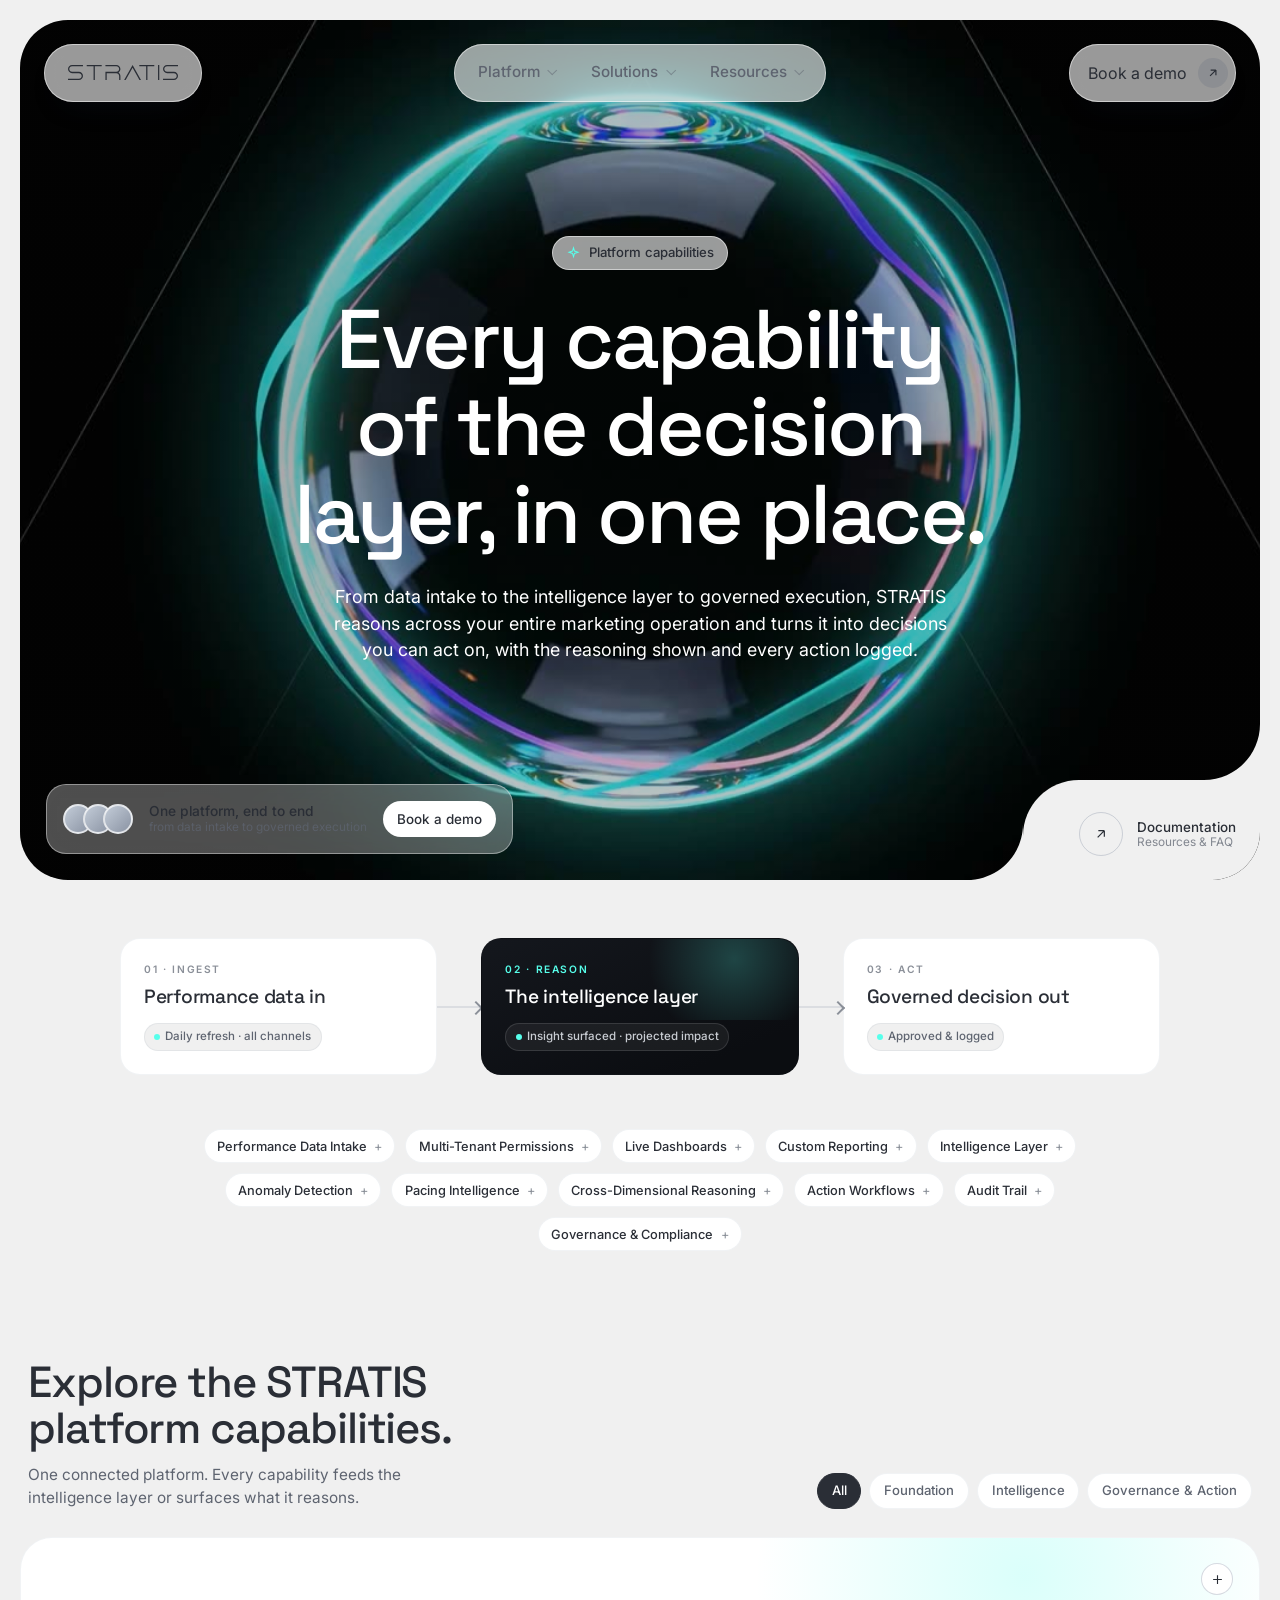
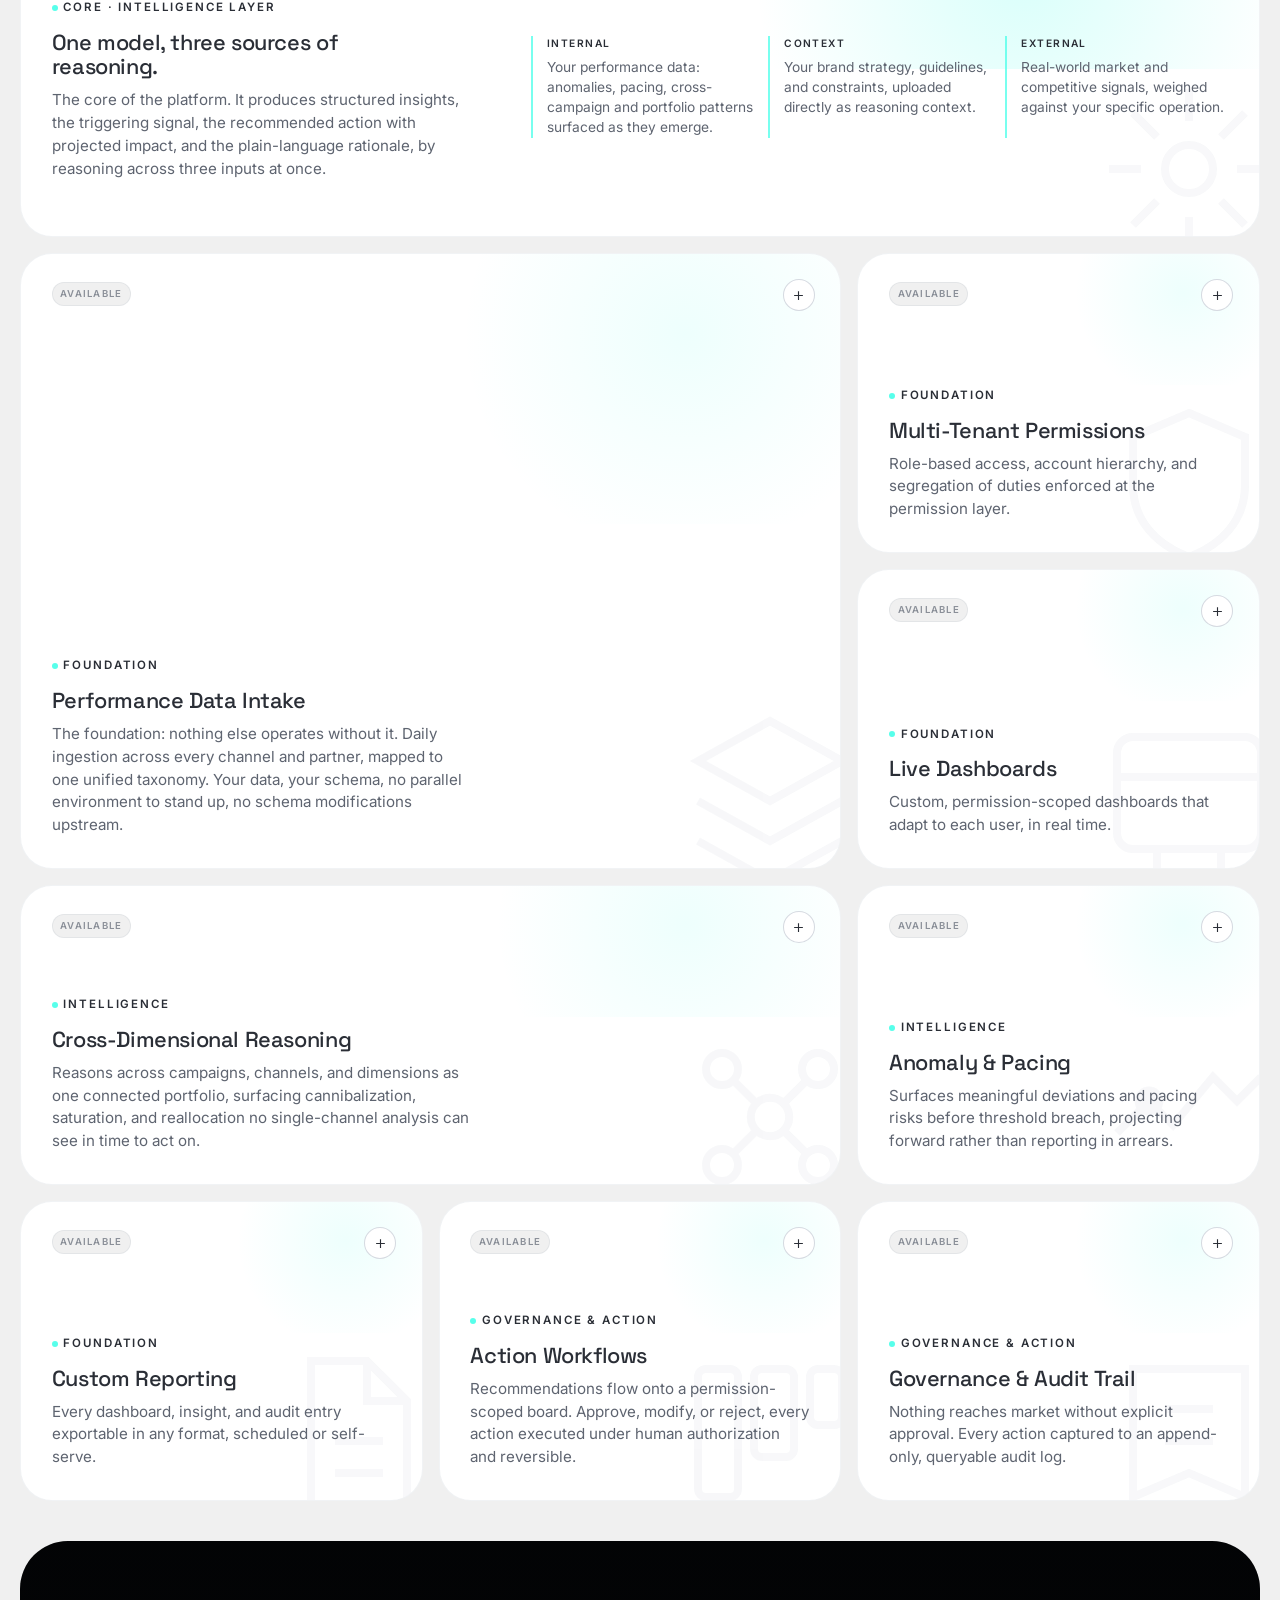
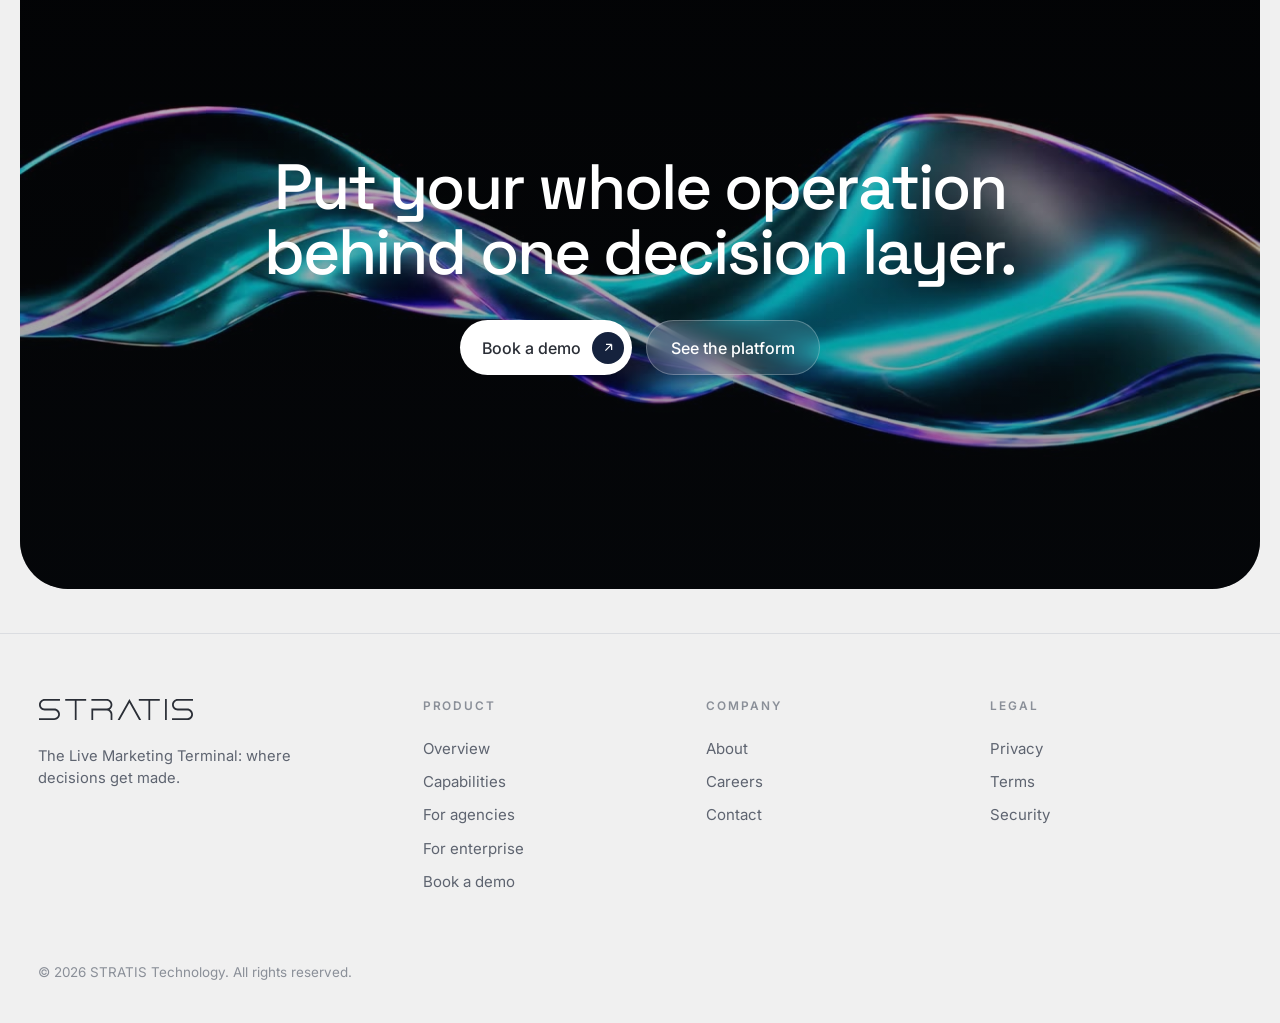
<file: capabilities.html>
<!DOCTYPE html>
<html lang="en">
<head>
<meta charset="UTF-8" />
<meta name="viewport" content="width=device-width, initial-scale=1.0" />
<title>STRATIS capabilities: the decision layer, end to end</title>
<meta name="description" content="Every capability of the STRATIS platform in one place: from data intake and live dashboards to the intelligence layer and governed execution." />
<link rel="icon" type="image/png" sizes="32x32" href="/favicon/favicon-32x32.png" />
<link rel="icon" type="image/png" sizes="16x16" href="/favicon/favicon-16x16.png" />
<link rel="shortcut icon" href="/favicon/favicon.ico" />
<link rel="apple-touch-icon" sizes="180x180" href="/favicon/apple-touch-icon.png" />
<link rel="manifest" href="/favicon/site.webmanifest" />
<link rel="preconnect" href="https://fonts.googleapis.com" />
<link rel="preconnect" href="https://fonts.gstatic.com" crossorigin />
<link href="https://fonts.googleapis.com/css2?family=Space+Grotesk:wght@400;500;600&family=Inter:wght@400;500;600&display=swap" rel="stylesheet" />
<link rel="stylesheet" href="css/home.css?v=3" />
<link rel="stylesheet" href="css/pages.css?v=3" />
</head>
<body>

<!-- ============ NAV (three floating glass pills) ============ -->
<header class="nav" id="nav">
  <div class="nav__row">
    <a href="index.html" class="navpill navpill--logo" aria-label="STRATIS home"><span class="logo"></span></a>
    <nav class="navpill navpill--menu" aria-label="Primary" id="navMenu">
      <div class="navitem"><button class="navlink" data-menu="platform" aria-expanded="false">Platform <span class="chev"></span></button></div>
      <div class="navitem"><button class="navlink" data-menu="solutions" aria-expanded="false">Solutions <span class="chev"></span></button></div>
      <div class="navitem"><button class="navlink" data-menu="resources" aria-expanded="false">Resources <span class="chev"></span></button></div>
    </nav>
    <a href="#" data-demo-open class="navpill navpill--cta">Book a demo
      <span class="pill"><svg width="14" height="14" viewBox="0 0 24 24" fill="none" stroke="currentColor" stroke-width="2"><path d="M7 17L17 7M17 7H8M17 7v9"/></svg></span>
    </a>
    <button class="nav__toggle navpill" id="navToggle" aria-label="Menu" aria-expanded="false"><span></span><span></span><span></span></button>

    <div class="megawrap" id="megawrap">
      <div class="mega" data-panel="platform">
        <div class="mega__inner mega__inner--feature">
          <a class="mega__feature" href="index.html#what">
            <span class="mega__feature-label">The Live Marketing Terminal</span>
            <span class="mega__feature-title">See the whole picture, reasoned as one →</span>
          </a>
          <div class="mega__links">
            <span class="mega__heading">Explore the platform</span>
            <div class="mega__grid">
              <a href="index.html#what"><svg class="ic" viewBox="0 0 24 24" fill="none" stroke="currentColor" stroke-width="1.6"><circle cx="12" cy="12" r="9"/><path d="M12 7v5l3 2"/></svg>What it does<span class="ar">→</span></a>
              <a href="capabilities.html"><svg class="ic" viewBox="0 0 24 24" fill="none" stroke="currentColor" stroke-width="1.6"><circle cx="7" cy="7" r="2.5"/><circle cx="17" cy="9" r="2"/><circle cx="11" cy="17" r="2"/><path d="M9 8l6 1M9 9l3 6"/></svg>Capabilities<span class="ar">→</span></a>
              <a href="index.html#flywheel"><svg class="ic" viewBox="0 0 24 24" fill="none" stroke="currentColor" stroke-width="1.6"><path d="M12 3l2.5 5 5.5.8-4 3.9 1 5.5L12 21l-5-2.8 1-5.5-4-3.9 5.5-.8z"/></svg>Why it's different<span class="ar">→</span></a>
              <a href="index.html#flywheel"><svg class="ic" viewBox="0 0 24 24" fill="none" stroke="currentColor" stroke-width="1.6"><circle cx="6" cy="12" r="2"/><circle cx="12" cy="12" r="2"/><circle cx="18" cy="12" r="2"/><path d="M8 12h2M14 12h2"/></svg>How it works<span class="ar">→</span></a>
              <a href="capabilities.html"><svg class="ic" viewBox="0 0 24 24" fill="none" stroke="currentColor" stroke-width="1.6"><path d="M12 3l7 3v6c0 4.5-3 7.5-7 9-4-1.5-7-4.5-7-9V6z"/></svg>Trust &amp; governance<span class="ar">→</span></a>
              <a href="faq.html"><svg class="ic" viewBox="0 0 24 24" fill="none" stroke="currentColor" stroke-width="1.6"><circle cx="12" cy="12" r="9"/><path d="M9.5 9.5a2.5 2.5 0 1 1 3 2.4V14"/><circle cx="12" cy="17" r="0.6" fill="currentColor"/></svg>FAQ<span class="ar">→</span></a>
            </div>
          </div>
        </div>
      </div>
      <div class="mega" data-panel="solutions">
        <div class="mega__inner mega__inner--cards">
          <span class="mega__heading">Solutions</span>
          <div class="mega__cards">
            <a class="mega__card" href="agencies.html">
              <svg class="ic" viewBox="0 0 24 24" fill="none" stroke="currentColor" stroke-width="1.5"><circle cx="8" cy="9" r="3"/><circle cx="17" cy="11" r="2.4"/><path d="M3 20c0-3 2.5-5 5-5s5 2 5 5M14 20c0-2 1.4-3.6 3-3.6s3 1.6 3 3.6"/></svg>
              <span class="mega__card-title">For agencies</span>
              <span class="mega__card-desc">Senior-grade reasoning on every account, without scaling headcount.</span>
            </a>
            <a class="mega__card" href="enterprise.html">
              <svg class="ic" viewBox="0 0 24 24" fill="none" stroke="currentColor" stroke-width="1.5"><rect x="4" y="4" width="7" height="7" rx="1.5"/><rect x="13" y="4" width="7" height="7" rx="1.5"/><rect x="4" y="13" width="7" height="7" rx="1.5"/><rect x="13" y="13" width="7" height="7" rx="1.5"/></svg>
              <span class="mega__card-title">For enterprise</span>
              <span class="mega__card-desc">Decision quality and defensibility at the scale of a major brand.</span>
            </a>
          </div>
        </div>
      </div>
      <div class="mega" data-panel="resources">
        <div class="mega__inner mega__inner--feature">
          <a class="mega__feature" href="index.html#flywheel">
            <span class="mega__feature-label">Resources</span>
            <span class="mega__feature-title">Common questions, answered →</span>
          </a>
          <div class="mega__links">
            <span class="mega__heading">Explore</span>
            <div class="mega__grid">
              <a href="faq.html"><svg class="ic" viewBox="0 0 24 24" fill="none" stroke="currentColor" stroke-width="1.6"><circle cx="12" cy="12" r="9"/><path d="M9.5 9.5a2.5 2.5 0 1 1 3 2.4V14"/><circle cx="12" cy="17" r="0.6" fill="currentColor"/></svg>FAQ<span class="ar">→</span></a>
              <a href="capabilities.html"><svg class="ic" viewBox="0 0 24 24" fill="none" stroke="currentColor" stroke-width="1.6"><rect x="5" y="10" width="14" height="10" rx="2"/><path d="M8 10V7a4 4 0 0 1 8 0v3"/></svg>Security &amp; trust<span class="ar">→</span></a>
              <a href="#" data-contact-open><svg class="ic" viewBox="0 0 24 24" fill="none" stroke="currentColor" stroke-width="1.6"><rect x="3" y="5" width="18" height="14" rx="2"/><path d="M4 7l8 6 8-6"/></svg>Contact<span class="ar">→</span></a>
              <a href="index.html"><svg class="ic" viewBox="0 0 24 24" fill="none" stroke="currentColor" stroke-width="1.6"><circle cx="12" cy="8" r="3.5"/><path d="M5 20c0-3.5 3-6 7-6s7 2.5 7 6"/></svg>About<span class="ar">→</span></a>
            </div>
          </div>
        </div>
      </div>
    </div>
  </div>
</header>
<div class="nav-scrim" id="navScrim" aria-hidden="true"></div>
<div class="mobile-menu" id="mobileMenu">
  <a href="index.html#what">Platform</a>
  <a href="capabilities.html">Capabilities</a>
  <a href="agencies.html">For agencies</a>
  <a href="enterprise.html">For enterprise</a>
  <a href="faq.html">FAQ</a>
  <a href="#" data-demo-open>Book a demo</a>
</div>

<main>
  <!-- ============ HERO ============ -->
  <div class="hero-wrap">
    <section class="hero">
      <video class="hero__video" autoplay muted loop playsinline preload="auto" poster="/videos/hero-poster.jpg" src="/videos/hero.mp4"></video>
      <div class="hero__tint"></div>
      <div class="hero__content">
        <span class="badge r in"><svg width="15" height="15" viewBox="0 0 24 24" fill="none" stroke="currentColor" stroke-width="1.7"><path d="M12 3l1.6 5.2L19 10l-5.4 1.8L12 17l-1.6-5.2L5 10l5.4-1.8z"/></svg>Platform capabilities</span>
        <h1 class="hero__title r in" data-d="1">Every capability of the decision layer, in one place.</h1>
        <p class="hero__sub r in" data-d="2">From data intake to the intelligence layer to governed execution, STRATIS reasons across your entire marketing operation and turns it into decisions you can act on, with the reasoning shown and every action logged.</p>
      </div>
      <div class="card-bl">
        <span class="card-bl__dots"><span></span><span></span><span></span></span>
        <span class="card-bl__txt">One platform, end to end<small>from data intake to governed execution</small></span>
        <a href="#" data-demo-open class="card-bl__btn">Book a demo</a>
      </div>
      <a href="index.html#flywheel" class="corner-br">
        <svg class="corner-cut corner-cut--top" viewBox="0 0 56 56"><path d="M56 56V0C56 30.9279 30.9279 56 0 56H56Z" fill="#f0f0f0"/></svg>
        <svg class="corner-cut corner-cut--left" viewBox="0 0 56 56"><path d="M56 56V0C56 30.9279 30.9279 56 0 56H56Z" fill="#f0f0f0"/></svg>
        <span class="corner-br__circle"><svg width="16" height="16" viewBox="0 0 24 24" fill="none" stroke="currentColor" stroke-width="1.8"><path d="M7 17L17 7M17 7H8M17 7v9"/></svg></span>
        <span class="corner-br__txt">Documentation<small>Resources &amp; FAQ</small></span>
      </a>
    </section>
  </div>

  <!-- ============ FLOW (operating loop) ============ -->
  <div class="capflow">
    <div class="capflow__row">
      <div class="capnode">
        <span class="capnode__step">01 · Ingest</span>
        <span class="capnode__title">Performance data in</span>
        <span class="capnode__chip">Daily refresh · all channels</span>
      </div>
      <div class="caplink" aria-hidden="true"></div>
      <div class="capnode capnode--core">
        <span class="capnode__step">02 · Reason</span>
        <span class="capnode__title">The intelligence layer</span>
        <span class="capnode__chip">Insight surfaced · projected impact</span>
      </div>
      <div class="caplink" aria-hidden="true"></div>
      <div class="capnode">
        <span class="capnode__step">03 · Act</span>
        <span class="capnode__title">Governed decision out</span>
        <span class="capnode__chip">Approved &amp; logged</span>
      </div>
    </div>
  </div>

  <!-- ============ CAPABILITY CHIPS ============ -->
  <div class="capchips">
    <span class="capchip">Performance Data Intake <span class="plus">+</span></span>
    <span class="capchip">Multi-Tenant Permissions <span class="plus">+</span></span>
    <span class="capchip">Live Dashboards <span class="plus">+</span></span>
    <span class="capchip">Custom Reporting <span class="plus">+</span></span>
    <span class="capchip">Intelligence Layer <span class="plus">+</span></span>
    <span class="capchip">Anomaly Detection <span class="plus">+</span></span>
    <span class="capchip">Pacing Intelligence <span class="plus">+</span></span>
    <span class="capchip">Cross-Dimensional Reasoning <span class="plus">+</span></span>
    <span class="capchip">Action Workflows <span class="plus">+</span></span>
    <span class="capchip">Audit Trail <span class="plus">+</span></span>
    <span class="capchip">Governance &amp; Compliance <span class="plus">+</span></span>
  </div>

  <!-- ============ CAPABILITY GRID ============ -->
  <section class="features" id="capabilities">
    <div class="caphead">
      <div>
        <h2 class="caphead__title">Explore the STRATIS platform capabilities.</h2>
        <p class="caphead__sub">One connected platform. Every capability feeds the intelligence layer or surfaces what it reasons.</p>
      </div>
      <div class="capfilter" id="capFilter" role="tablist" aria-label="Filter capabilities">
        <button class="capfilter__btn is-active" data-filter="all">All</button>
        <button class="capfilter__btn" data-filter="foundation">Foundation</button>
        <button class="capfilter__btn" data-filter="intelligence">Intelligence</button>
        <button class="capfilter__btn" data-filter="governance">Governance &amp; Action</button>
      </div>
    </div>

    <div class="capgrid" id="capGrid">
      <!-- Intelligence Layer - featured, full width (1h x 3w), three reasoning sources -->
      <article class="capcard capcard--core capcard--xl" data-cat="intelligence">
        <svg class="capcard__wm" viewBox="0 0 24 24" fill="none" stroke="currentColor" stroke-width="1"><circle cx="12" cy="12" r="3"/><path d="M12 2v4M12 18v4M2 12h4M18 12h4M5 5l3 3M16 16l3 3M19 5l-3 3M8 16l-3 3"/></svg>
        <div class="capxl">
          <div class="capxl__lead">
            <span class="capcard__label">Core · Intelligence Layer</span>
            <h3 class="capcard__title">One model, three sources of reasoning.</h3>
            <p class="capcard__desc">The core of the platform. It produces structured insights, the triggering signal, the recommended action with projected impact, and the plain-language rationale, by reasoning across three inputs at once.</p>
          </div>
          <div class="capxl__sources">
            <div class="capsource"><span class="capsource__tag">Internal</span><p>Your performance data: anomalies, pacing, cross-campaign and portfolio patterns surfaced as they emerge.</p></div>
            <div class="capsource"><span class="capsource__tag">Context</span><p>Your brand strategy, guidelines, and constraints, uploaded directly as reasoning context.</p></div>
            <div class="capsource"><span class="capsource__tag">External</span><p>Real-world market and competitive signals, weighed against your specific operation.</p></div>
          </div>
        </div>
        <span class="capcard__plus" aria-hidden="true"><svg width="15" height="15" viewBox="0 0 24 24" fill="none" stroke="currentColor" stroke-width="1.8"><path d="M12 5v14M5 12h14"/></svg></span>
      </article>

      <!-- Performance Data Intake - feature (2w x 2h) -->
      <article class="capcard capcard--feature" data-cat="foundation">
        <svg class="capcard__wm" viewBox="0 0 24 24" fill="none" stroke="currentColor" stroke-width="1"><path d="M12 2l9 5-9 5-9-5 9-5z"/><path d="M3 12l9 5 9-5"/><path d="M3 17l9 5 9-5"/></svg>
        <span class="capcard__status">Available</span>
        <div class="capcard__body">
          <span class="capcard__label">Foundation</span>
          <h3 class="capcard__title">Performance Data Intake</h3>
          <p class="capcard__desc">The foundation: nothing else operates without it. Daily ingestion across every channel and partner, mapped to one unified taxonomy. Your data, your schema, no parallel environment to stand up, no schema modifications upstream.</p>
        </div>
        <span class="capcard__plus" aria-hidden="true"><svg width="15" height="15" viewBox="0 0 24 24" fill="none" stroke="currentColor" stroke-width="1.8"><path d="M12 5v14M5 12h14"/></svg></span>
      </article>

      <article class="capcard" data-cat="foundation">
        <svg class="capcard__wm" viewBox="0 0 24 24" fill="none" stroke="currentColor" stroke-width="1"><path d="M12 3l7 3v6c0 4.5-3 7.5-7 9-4-1.5-7-4.5-7-9V6z"/></svg>
        <span class="capcard__status">Available</span>
        <div class="capcard__body">
          <span class="capcard__label">Foundation</span>
          <h3 class="capcard__title">Multi-Tenant Permissions</h3>
          <p class="capcard__desc">Role-based access, account hierarchy, and segregation of duties enforced at the permission layer.</p>
        </div>
        <span class="capcard__plus" aria-hidden="true"><svg width="15" height="15" viewBox="0 0 24 24" fill="none" stroke="currentColor" stroke-width="1.8"><path d="M12 5v14M5 12h14"/></svg></span>
      </article>

      <article class="capcard" data-cat="foundation">
        <svg class="capcard__wm" viewBox="0 0 24 24" fill="none" stroke="currentColor" stroke-width="1"><rect x="3" y="4" width="18" height="14" rx="2"/><path d="M3 9h18M8 18v3M16 18v3"/></svg>
        <span class="capcard__status">Available</span>
        <div class="capcard__body">
          <span class="capcard__label">Foundation</span>
          <h3 class="capcard__title">Live Dashboards</h3>
          <p class="capcard__desc">Custom, permission-scoped dashboards that adapt to each user, in real time.</p>
        </div>
        <span class="capcard__plus" aria-hidden="true"><svg width="15" height="15" viewBox="0 0 24 24" fill="none" stroke="currentColor" stroke-width="1.8"><path d="M12 5v14M5 12h14"/></svg></span>
      </article>

      <!-- Cross-Dimensional Reasoning - wide (2w) -->
      <article class="capcard capcard--wide" data-cat="intelligence">
        <svg class="capcard__wm" viewBox="0 0 24 24" fill="none" stroke="currentColor" stroke-width="1"><circle cx="6" cy="6" r="2"/><circle cx="18" cy="6" r="2"/><circle cx="6" cy="18" r="2"/><circle cx="18" cy="18" r="2"/><circle cx="12" cy="12" r="2.4"/><path d="M7.6 7.6l2.8 2.8M16.4 7.6l-2.8 2.8M7.6 16.4l2.8-2.8M16.4 16.4l-2.8-2.8"/></svg>
        <span class="capcard__status">Available</span>
        <div class="capcard__body">
          <span class="capcard__label">Intelligence</span>
          <h3 class="capcard__title">Cross-Dimensional Reasoning</h3>
          <p class="capcard__desc">Reasons across campaigns, channels, and dimensions as one connected portfolio, surfacing cannibalization, saturation, and reallocation no single-channel analysis can see in time to act on.</p>
        </div>
        <span class="capcard__plus" aria-hidden="true"><svg width="15" height="15" viewBox="0 0 24 24" fill="none" stroke="currentColor" stroke-width="1.8"><path d="M12 5v14M5 12h14"/></svg></span>
      </article>

      <article class="capcard" data-cat="intelligence">
        <svg class="capcard__wm" viewBox="0 0 24 24" fill="none" stroke="currentColor" stroke-width="1"><path d="M3 14l4-4 3 3 5-6 3 3 3-3"/><circle cx="7" cy="10" r="1.3" fill="currentColor"/></svg>
        <span class="capcard__status">Available</span>
        <div class="capcard__body">
          <span class="capcard__label">Intelligence</span>
          <h3 class="capcard__title">Anomaly &amp; Pacing</h3>
          <p class="capcard__desc">Surfaces meaningful deviations and pacing risks before threshold breach, projecting forward rather than reporting in arrears.</p>
        </div>
        <span class="capcard__plus" aria-hidden="true"><svg width="15" height="15" viewBox="0 0 24 24" fill="none" stroke="currentColor" stroke-width="1.8"><path d="M12 5v14M5 12h14"/></svg></span>
      </article>

      <article class="capcard" data-cat="foundation">
        <svg class="capcard__wm" viewBox="0 0 24 24" fill="none" stroke="currentColor" stroke-width="1"><path d="M7 3h7l5 5v13H7z"/><path d="M14 3v5h5M10 13h6M10 17h6"/></svg>
        <span class="capcard__status">Available</span>
        <div class="capcard__body">
          <span class="capcard__label">Foundation</span>
          <h3 class="capcard__title">Custom Reporting</h3>
          <p class="capcard__desc">Every dashboard, insight, and audit entry exportable in any format, scheduled or self-serve.</p>
        </div>
        <span class="capcard__plus" aria-hidden="true"><svg width="15" height="15" viewBox="0 0 24 24" fill="none" stroke="currentColor" stroke-width="1.8"><path d="M12 5v14M5 12h14"/></svg></span>
      </article>

      <article class="capcard" data-cat="governance">
        <svg class="capcard__wm" viewBox="0 0 24 24" fill="none" stroke="currentColor" stroke-width="1"><rect x="3" y="4" width="5" height="16" rx="1"/><rect x="10" y="4" width="5" height="11" rx="1"/><rect x="17" y="4" width="4" height="7" rx="1"/></svg>
        <span class="capcard__status">Available</span>
        <div class="capcard__body">
          <span class="capcard__label">Governance &amp; Action</span>
          <h3 class="capcard__title">Action Workflows</h3>
          <p class="capcard__desc">Recommendations flow onto a permission-scoped board. Approve, modify, or reject, every action executed under human authorization and reversible.</p>
        </div>
        <span class="capcard__plus" aria-hidden="true"><svg width="15" height="15" viewBox="0 0 24 24" fill="none" stroke="currentColor" stroke-width="1.8"><path d="M12 5v14M5 12h14"/></svg></span>
      </article>

      <article class="capcard" data-cat="governance">
        <svg class="capcard__wm" viewBox="0 0 24 24" fill="none" stroke="currentColor" stroke-width="1"><path d="M5 4h14v16l-7-3-7 3z"/><path d="M9 9h6M9 13h6"/></svg>
        <span class="capcard__status">Available</span>
        <div class="capcard__body">
          <span class="capcard__label">Governance &amp; Action</span>
          <h3 class="capcard__title">Governance &amp; Audit Trail</h3>
          <p class="capcard__desc">Nothing reaches market without explicit approval. Every action captured to an append-only, queryable audit log.</p>
        </div>
        <span class="capcard__plus" aria-hidden="true"><svg width="15" height="15" viewBox="0 0 24 24" fill="none" stroke="currentColor" stroke-width="1.8"><path d="M12 5v14M5 12h14"/></svg></span>
      </article>
    </div>
  </section>

  <!-- ============ CTA (video) ============ -->
  <div class="cta-wrap" id="demo">
    <section class="cta">
      <video class="cta__video" autoplay muted loop playsinline preload="auto" poster="/videos/cta-poster.jpg" src="/videos/cta.mp4"></video>
      <div class="cta__tint"></div>
      <div class="cta__content">
        <h2 class="cta__title r">Put your whole operation behind one decision layer.</h2>
        <div class="cta__btns r" data-d="1">
          <a href="#" data-demo-open class="btn-white">Book a demo
            <span class="ic"><svg width="15" height="15" viewBox="0 0 24 24" fill="none" stroke="currentColor" stroke-width="1.9"><path d="M7 17L17 7M17 7H8M17 7v9"/></svg></span></a>
          <a href="index.html#what" class="btn-glass">See the platform</a>
        </div>
      </div>
    </section>
  </div>

  <!-- ============ FOOTER ============ -->
  <footer class="foot">
    <div class="foot__inner">
      <div>
        <div class="foot__logo" aria-label="STRATIS"><span class="logo"></span></div>
        <p class="foot__desc">The Live Marketing Terminal: where decisions get made.</p>
      </div>
      <div class="foot__col">
        <h4>Product</h4>
        <a href="index.html">Overview</a>
        <a href="capabilities.html">Capabilities</a>
        <a href="agencies.html">For agencies</a>
        <a href="enterprise.html">For enterprise</a>
        <a href="#" data-demo-open>Book a demo</a>
      </div>
      <div class="foot__col">
        <h4>Company</h4>
        <a href="#">About</a>
        <a href="#">Careers</a>
        <a href="#" data-contact-open>Contact</a>
      </div>
      <div class="foot__col">
        <h4>Legal</h4>
        <a href="#">Privacy</a>
        <a href="#">Terms</a>
        <a href="#">Security</a>
      </div>
    </div>
    <div class="foot__base">© 2026 STRATIS Technology. All rights reserved.</div>
  </footer>
</main>

<script>
  // scroll reveals
  var io = new IntersectionObserver(function (es) {
    es.forEach(function (e) { if (e.isIntersecting) { e.target.classList.add("in"); io.unobserve(e.target); } });
  }, { rootMargin: "0px 0px -8% 0px", threshold: 0.1 });
  document.querySelectorAll(".r:not(.in)").forEach(function (el) { io.observe(el); });
  (function(){function go(v){try{v.muted=true;v.setAttribute("playsinline","");v.setAttribute("webkit-playsinline","");if(v.paused){var p=v.play();if(p&&p.catch)p.catch(function(){});}}catch(e){}}function all(){document.querySelectorAll("video").forEach(go);}all();document.querySelectorAll("video").forEach(function(v){["loadeddata","canplay","stalled"].forEach(function(ev){v.addEventListener(ev,function(){go(v);});});});["touchstart","touchend","pointerdown","scroll","click","keydown"].forEach(function(ev){window.addEventListener(ev,all,{passive:true});});document.addEventListener("visibilitychange",function(){if(!document.hidden)all();});})();

  // ---- capability filter ----
  var capFilter = document.getElementById("capFilter"), capGrid = document.getElementById("capGrid");
  if (capFilter && capGrid) {
    var cards = Array.prototype.slice.call(capGrid.querySelectorAll(".capcard"));
    capFilter.addEventListener("click", function (e) {
      var btn = e.target.closest(".capfilter__btn");
      if (!btn) return;
      capFilter.querySelectorAll(".capfilter__btn").forEach(function (b) { b.classList.toggle("is-active", b === btn); });
      var f = btn.dataset.filter;
      cards.forEach(function (c) { c.classList.toggle("is-hidden", f !== "all" && c.dataset.cat !== f); });
    });
  }

  // ---- nav: sticky state ----
  var nav = document.getElementById("nav");
  function navScroll() { if (nav) nav.classList.toggle("is-stuck", (window.scrollY || 0) > 8); }
  navScroll(); window.addEventListener("scroll", navScroll, { passive: true });

  // ---- nav: mobile toggle ----
  var toggle = document.getElementById("navToggle"), mm = document.getElementById("mobileMenu");
  if (toggle && mm) {
    var setOpen = function (open) { document.body.classList.toggle("menu-open", open); toggle.setAttribute("aria-expanded", String(open)); document.body.style.overflow = open ? "hidden" : ""; };
    toggle.addEventListener("click", function () { setOpen(!document.body.classList.contains("menu-open")); });
    mm.querySelectorAll("a").forEach(function (a) { a.addEventListener("click", function () { setOpen(false); }); });
    window.addEventListener("keydown", function (e) { if (e.key === "Escape") setOpen(false); });
  }

  // ---- nav: mega-menu dropdowns ----
  var navMenu = document.getElementById("navMenu"), megawrap = document.getElementById("megawrap"), navScrim = document.getElementById("navScrim");
  if (navMenu && megawrap) {
    var fine = window.matchMedia("(pointer:fine)").matches;
    var items = Array.prototype.slice.call(navMenu.querySelectorAll(".navitem"));
    var panels = Array.prototype.slice.call(megawrap.querySelectorAll(".mega"));
    var openName = null, closeTimer = null;
    function openMenu(name) {
      if (openName === name) return; clearTimeout(closeTimer);
      panels.forEach(function (p) { p.classList.toggle("is-open", p.dataset.panel === name); });
      items.forEach(function (i) { var ln = i.querySelector(".navlink"), on = ln.dataset.menu === name; i.classList.toggle("is-open", on); ln.setAttribute("aria-expanded", String(on)); });
      document.body.classList.add("nav-open"); openName = name;
    }
    function closeMenu() {
      clearTimeout(closeTimer);
      panels.forEach(function (p) { p.classList.remove("is-open"); });
      items.forEach(function (i) { i.classList.remove("is-open"); i.querySelector(".navlink").setAttribute("aria-expanded", "false"); });
      document.body.classList.remove("nav-open"); openName = null;
    }
    items.forEach(function (item) {
      var link = item.querySelector(".navlink"), name = link.dataset.menu;
      if (fine) item.addEventListener("mouseenter", function () { openMenu(name); });
      link.addEventListener("click", function (e) { e.preventDefault(); openName === name ? closeMenu() : openMenu(name); });
    });
    if (fine) {
      navMenu.addEventListener("mouseenter", function () { clearTimeout(closeTimer); });
      navMenu.addEventListener("mouseleave", function () { closeTimer = setTimeout(closeMenu, 200); });
      panels.forEach(function (p) { p.addEventListener("mouseenter", function () { clearTimeout(closeTimer); }); p.addEventListener("mouseleave", function () { closeTimer = setTimeout(closeMenu, 200); }); });
    }
    document.addEventListener("click", function (e) { if (openName && !navMenu.contains(e.target) && !megawrap.contains(e.target)) closeMenu(); });
    window.addEventListener("keydown", function (e) { if (e.key === "Escape") closeMenu(); });
    window.addEventListener("scroll", function () { if (openName) closeMenu(); }, { passive: true });
    if (navScrim) navScrim.addEventListener("click", closeMenu);
    megawrap.querySelectorAll("a").forEach(function (a) { a.addEventListener("click", closeMenu); });
  }
</script>
<script src="js/modals.js" defer></script>
</body>
</html>
</file>
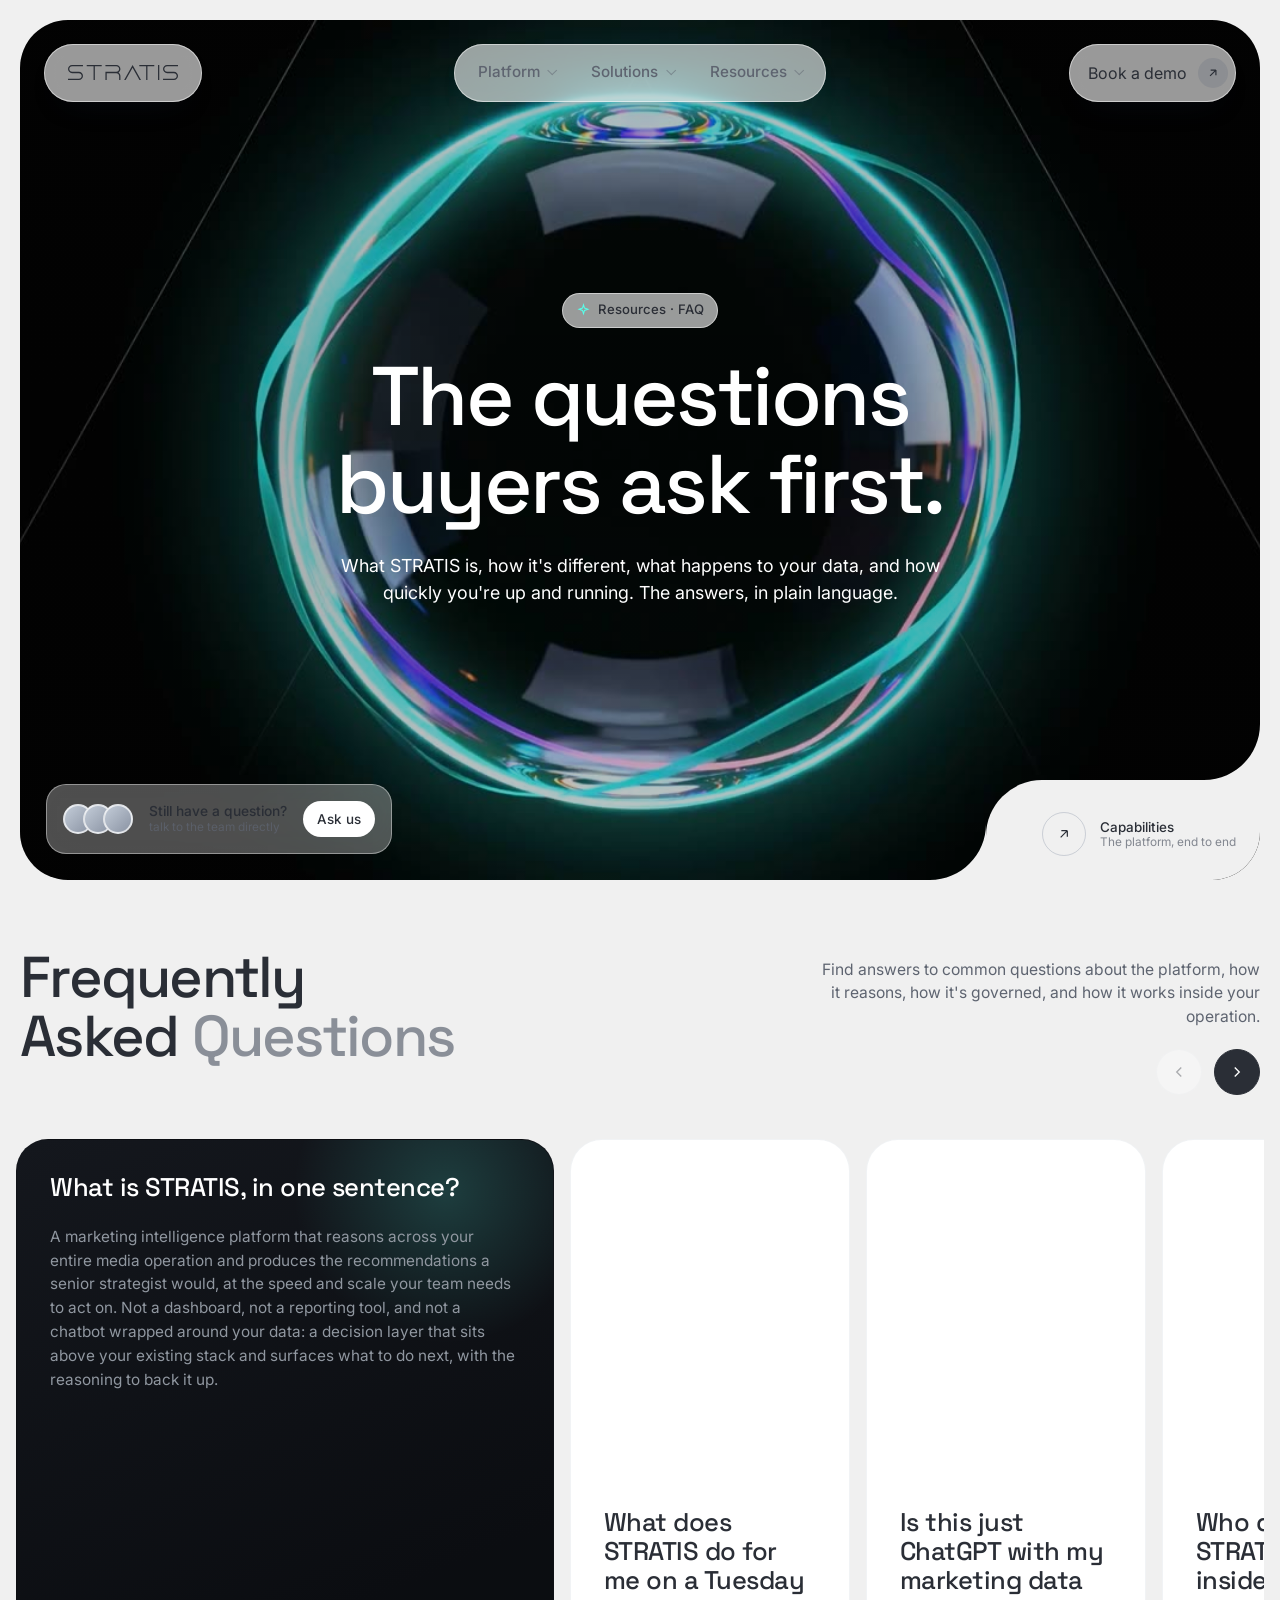
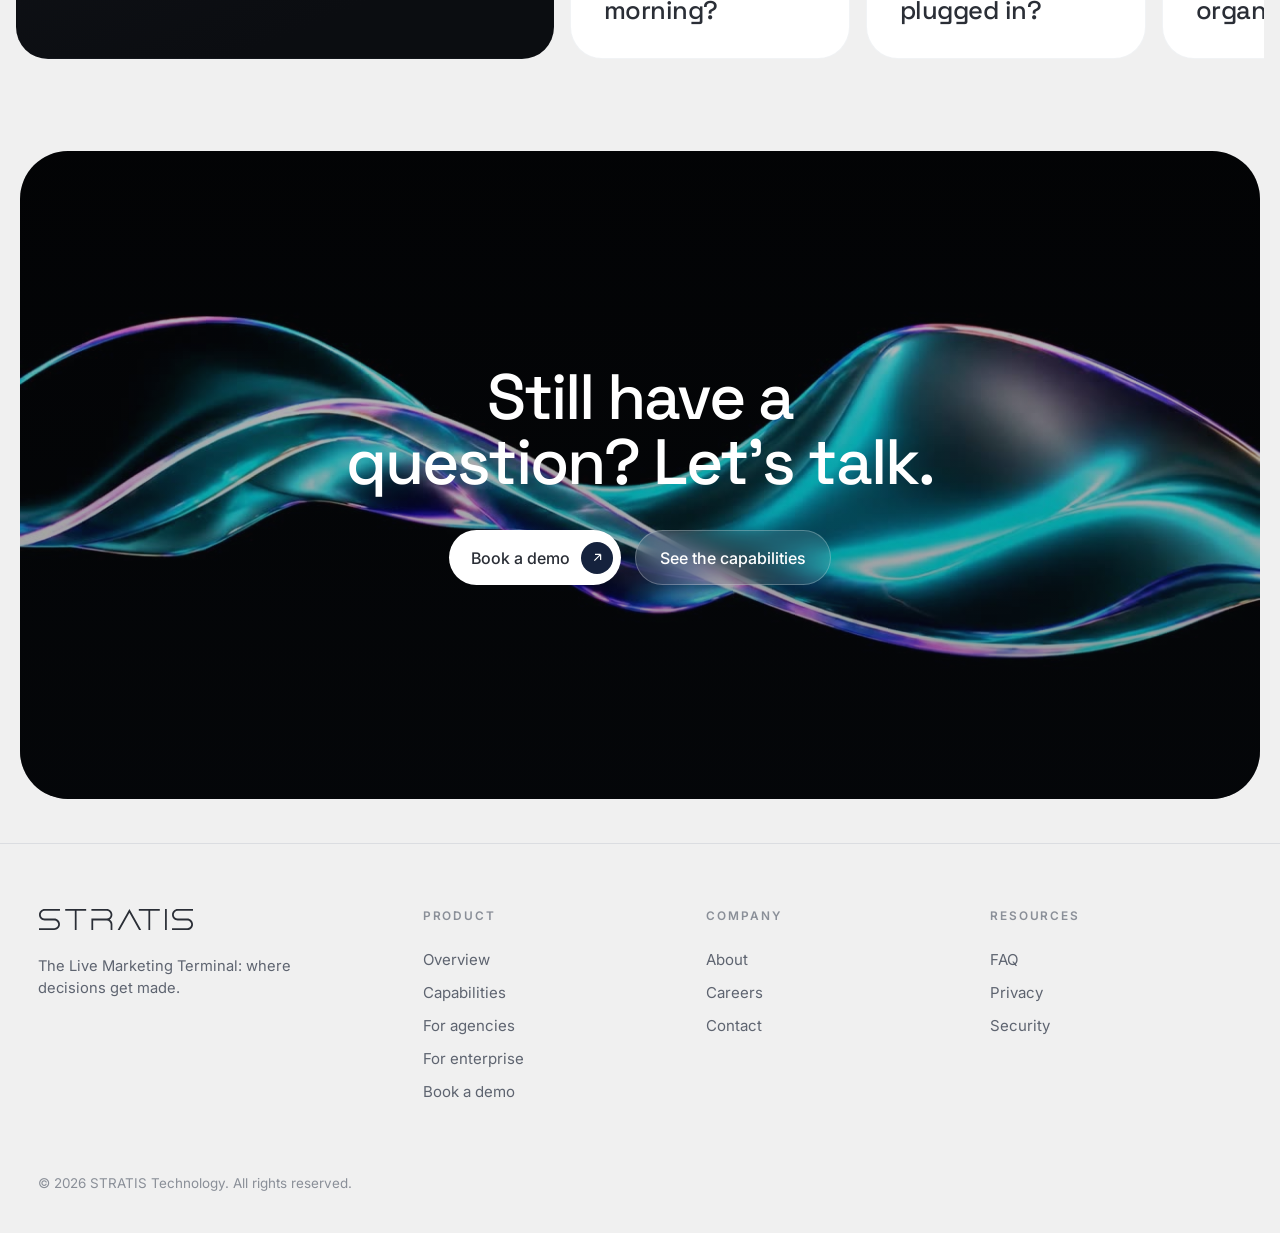
<file: faq.html>
<!DOCTYPE html>
<html lang="en">
<head>
<meta charset="UTF-8" />
<meta name="viewport" content="width=device-width, initial-scale=1.0" />
<title>STRATIS FAQ: the questions buyers ask first</title>
<meta name="description" content="Answers to common questions about STRATIS, the Live Marketing Terminal: how it works, how it's different, your data, trust, and getting started." />
<link rel="icon" type="image/png" sizes="32x32" href="/favicon/favicon-32x32.png" />
<link rel="icon" type="image/png" sizes="16x16" href="/favicon/favicon-16x16.png" />
<link rel="shortcut icon" href="/favicon/favicon.ico" />
<link rel="apple-touch-icon" sizes="180x180" href="/favicon/apple-touch-icon.png" />
<link rel="manifest" href="/favicon/site.webmanifest" />
<link rel="preconnect" href="https://fonts.googleapis.com" />
<link rel="preconnect" href="https://fonts.gstatic.com" crossorigin />
<link href="https://fonts.googleapis.com/css2?family=Space+Grotesk:wght@400;500;600&family=Inter:wght@400;500;600&display=swap" rel="stylesheet" />
<link rel="stylesheet" href="css/home.css?v=3" />
<link rel="stylesheet" href="css/pages.css?v=3" />
</head>
<body>

<!-- ============ NAV (three floating glass pills) ============ -->
<header class="nav" id="nav">
  <div class="nav__row">
    <a href="index.html" class="navpill navpill--logo" aria-label="STRATIS home"><span class="logo"></span></a>
    <nav class="navpill navpill--menu" aria-label="Primary" id="navMenu">
      <div class="navitem"><button class="navlink" data-menu="platform" aria-expanded="false">Platform <span class="chev"></span></button></div>
      <div class="navitem"><button class="navlink" data-menu="solutions" aria-expanded="false">Solutions <span class="chev"></span></button></div>
      <div class="navitem"><button class="navlink" data-menu="resources" aria-expanded="false">Resources <span class="chev"></span></button></div>
    </nav>
    <a href="#" data-demo-open class="navpill navpill--cta">Book a demo
      <span class="pill"><svg width="14" height="14" viewBox="0 0 24 24" fill="none" stroke="currentColor" stroke-width="2"><path d="M7 17L17 7M17 7H8M17 7v9"/></svg></span>
    </a>
    <button class="nav__toggle navpill" id="navToggle" aria-label="Menu" aria-expanded="false"><span></span><span></span><span></span></button>

    <div class="megawrap" id="megawrap">
      <div class="mega" data-panel="platform">
        <div class="mega__inner mega__inner--feature">
          <a class="mega__feature" href="index.html#what">
            <span class="mega__feature-label">The Live Marketing Terminal</span>
            <span class="mega__feature-title">See the whole picture, reasoned as one →</span>
          </a>
          <div class="mega__links">
            <span class="mega__heading">Explore the platform</span>
            <div class="mega__grid">
              <a href="index.html#what"><svg class="ic" viewBox="0 0 24 24" fill="none" stroke="currentColor" stroke-width="1.6"><circle cx="12" cy="12" r="9"/><path d="M12 7v5l3 2"/></svg>What it does<span class="ar">→</span></a>
              <a href="capabilities.html"><svg class="ic" viewBox="0 0 24 24" fill="none" stroke="currentColor" stroke-width="1.6"><circle cx="7" cy="7" r="2.5"/><circle cx="17" cy="9" r="2"/><circle cx="11" cy="17" r="2"/><path d="M9 8l6 1M9 9l3 6"/></svg>Capabilities<span class="ar">→</span></a>
              <a href="index.html#flywheel"><svg class="ic" viewBox="0 0 24 24" fill="none" stroke="currentColor" stroke-width="1.6"><path d="M12 3l2.5 5 5.5.8-4 3.9 1 5.5L12 21l-5-2.8 1-5.5-4-3.9 5.5-.8z"/></svg>Why it's different<span class="ar">→</span></a>
              <a href="index.html#flywheel"><svg class="ic" viewBox="0 0 24 24" fill="none" stroke="currentColor" stroke-width="1.6"><circle cx="6" cy="12" r="2"/><circle cx="12" cy="12" r="2"/><circle cx="18" cy="12" r="2"/><path d="M8 12h2M14 12h2"/></svg>How it works<span class="ar">→</span></a>
              <a href="capabilities.html"><svg class="ic" viewBox="0 0 24 24" fill="none" stroke="currentColor" stroke-width="1.6"><path d="M12 3l7 3v6c0 4.5-3 7.5-7 9-4-1.5-7-4.5-7-9V6z"/></svg>Trust &amp; governance<span class="ar">→</span></a>
              <a href="faq.html"><svg class="ic" viewBox="0 0 24 24" fill="none" stroke="currentColor" stroke-width="1.6"><circle cx="12" cy="12" r="9"/><path d="M9.5 9.5a2.5 2.5 0 1 1 3 2.4V14"/><circle cx="12" cy="17" r="0.6" fill="currentColor"/></svg>FAQ<span class="ar">→</span></a>
            </div>
          </div>
        </div>
      </div>
      <div class="mega" data-panel="solutions">
        <div class="mega__inner mega__inner--cards">
          <span class="mega__heading">Solutions</span>
          <div class="mega__cards">
            <a class="mega__card" href="agencies.html">
              <svg class="ic" viewBox="0 0 24 24" fill="none" stroke="currentColor" stroke-width="1.5"><circle cx="8" cy="9" r="3"/><circle cx="17" cy="11" r="2.4"/><path d="M3 20c0-3 2.5-5 5-5s5 2 5 5M14 20c0-2 1.4-3.6 3-3.6s3 1.6 3 3.6"/></svg>
              <span class="mega__card-title">For agencies</span>
              <span class="mega__card-desc">Senior-grade reasoning on every account, without scaling headcount.</span>
            </a>
            <a class="mega__card" href="enterprise.html">
              <svg class="ic" viewBox="0 0 24 24" fill="none" stroke="currentColor" stroke-width="1.5"><rect x="4" y="4" width="7" height="7" rx="1.5"/><rect x="13" y="4" width="7" height="7" rx="1.5"/><rect x="4" y="13" width="7" height="7" rx="1.5"/><rect x="13" y="13" width="7" height="7" rx="1.5"/></svg>
              <span class="mega__card-title">For enterprise</span>
              <span class="mega__card-desc">Decision quality and defensibility at the scale of a major brand.</span>
            </a>
          </div>
        </div>
      </div>
      <div class="mega" data-panel="resources">
        <div class="mega__inner mega__inner--feature">
          <a class="mega__feature" href="faq.html">
            <span class="mega__feature-label">Resources</span>
            <span class="mega__feature-title">Common questions, answered →</span>
          </a>
          <div class="mega__links">
            <span class="mega__heading">Explore</span>
            <div class="mega__grid">
              <a href="faq.html"><svg class="ic" viewBox="0 0 24 24" fill="none" stroke="currentColor" stroke-width="1.6"><circle cx="12" cy="12" r="9"/><path d="M9.5 9.5a2.5 2.5 0 1 1 3 2.4V14"/><circle cx="12" cy="17" r="0.6" fill="currentColor"/></svg>FAQ<span class="ar">→</span></a>
              <a href="capabilities.html"><svg class="ic" viewBox="0 0 24 24" fill="none" stroke="currentColor" stroke-width="1.6"><rect x="5" y="10" width="14" height="10" rx="2"/><path d="M8 10V7a4 4 0 0 1 8 0v3"/></svg>Security &amp; trust<span class="ar">→</span></a>
              <a href="#" data-contact-open><svg class="ic" viewBox="0 0 24 24" fill="none" stroke="currentColor" stroke-width="1.6"><rect x="3" y="5" width="18" height="14" rx="2"/><path d="M4 7l8 6 8-6"/></svg>Contact<span class="ar">→</span></a>
              <a href="index.html"><svg class="ic" viewBox="0 0 24 24" fill="none" stroke="currentColor" stroke-width="1.6"><circle cx="12" cy="8" r="3.5"/><path d="M5 20c0-3.5 3-6 7-6s7 2.5 7 6"/></svg>About<span class="ar">→</span></a>
            </div>
          </div>
        </div>
      </div>
    </div>
  </div>
</header>
<div class="nav-scrim" id="navScrim" aria-hidden="true"></div>
<div class="mobile-menu" id="mobileMenu">
  <a href="index.html#what">Platform</a>
  <a href="capabilities.html">Capabilities</a>
  <a href="agencies.html">For agencies</a>
  <a href="enterprise.html">For enterprise</a>
  <a href="faq.html">FAQ</a>
  <a href="#" data-demo-open>Book a demo</a>
</div>

<main>
  <!-- ============ HERO ============ -->
  <div class="hero-wrap">
    <section class="hero">
      <video class="hero__video" autoplay muted loop playsinline preload="auto" poster="/videos/hero-poster.jpg" src="/videos/hero.mp4"></video>
      <div class="hero__tint"></div>
      <div class="hero__content">
        <span class="badge r in"><svg width="15" height="15" viewBox="0 0 24 24" fill="none" stroke="currentColor" stroke-width="1.7"><path d="M12 3l1.6 5.2L19 10l-5.4 1.8L12 17l-1.6-5.2L5 10l5.4-1.8z"/></svg>Resources · FAQ</span>
        <h1 class="hero__title r in" data-d="1">The questions buyers ask first.</h1>
        <p class="hero__sub r in" data-d="2">What STRATIS is, how it's different, what happens to your data, and how quickly you're up and running. The answers, in plain language.</p>
      </div>
      <div class="card-bl">
        <span class="card-bl__dots"><span></span><span></span><span></span></span>
        <span class="card-bl__txt">Still have a question?<small>talk to the team directly</small></span>
        <a href="#" data-contact-open class="card-bl__btn">Ask us</a>
      </div>
      <a href="capabilities.html" class="corner-br">
        <svg class="corner-cut corner-cut--top" viewBox="0 0 56 56"><path d="M56 56V0C56 30.9279 30.9279 56 0 56H56Z" fill="#f0f0f0"/></svg>
        <svg class="corner-cut corner-cut--left" viewBox="0 0 56 56"><path d="M56 56V0C56 30.9279 30.9279 56 0 56H56Z" fill="#f0f0f0"/></svg>
        <span class="corner-br__circle"><svg width="16" height="16" viewBox="0 0 24 24" fill="none" stroke="currentColor" stroke-width="1.8"><path d="M7 17L17 7M17 7H8M17 7v9"/></svg></span>
        <span class="corner-br__txt">Capabilities<small>The platform, end to end</small></span>
      </a>
    </section>
  </div>

  <!-- ============ FAQ (horizontal carousel) ============ -->
  <section class="faqsec" id="faq">
    <div class="faqhead">
      <h2 class="faqhead__title">Frequently<br/>Asked <em>Questions</em></h2>
      <div class="faqhead__aside">
        <p class="faqhead__intro">Find answers to common questions about the platform, how it reasons, how it's governed, and how it works inside your operation.</p>
        <div class="faqnav">
          <button class="faqnav__btn faqnav__btn--prev" id="faqPrev" aria-label="Previous question"><svg width="18" height="18" viewBox="0 0 24 24" fill="none" stroke="currentColor" stroke-width="1.8"><path d="M15 6l-6 6 6 6"/></svg></button>
          <button class="faqnav__btn faqnav__btn--next" id="faqNext" aria-label="Next question"><svg width="18" height="18" viewBox="0 0 24 24" fill="none" stroke="currentColor" stroke-width="1.8"><path d="M9 6l6 6-6 6"/></svg></button>
        </div>
      </div>
    </div>

    <div class="faqtrack" id="faqTrack">
      <article class="faqcard faqcard--open">
        <h3 class="faqcard__q">What is STRATIS, in one sentence?</h3>
        <p class="faqcard__a">A marketing intelligence platform that reasons across your entire media operation and produces the recommendations a senior strategist would, at the speed and scale your team needs to act on. Not a dashboard, not a reporting tool, and not a chatbot wrapped around your data: a decision layer that sits above your existing stack and surfaces what to do next, with the reasoning to back it up.</p>
      </article>
      <article class="faqcard">
        <h3 class="faqcard__q">What does STRATIS do for me on a Tuesday morning?</h3>
        <p class="faqcard__a">When your team signs in, the platform has already done its overnight reasoning across every channel you run. The home surface shows what changed, what matters, and what to do: live dashboards with pacing and risk flags, structured insight cards, specific recommendations with projected impact, and an approval queue. Your operators approve, modify, or reject, and the platform learns from every decision.</p>
      </article>
      <article class="faqcard">
        <h3 class="faqcard__q">Is this just ChatGPT with my marketing data plugged in?</h3>
        <p class="faqcard__a">No. A general model with your data plugged in produces text that sounds like marketing analysis. STRATIS produces marketing analysis. It is trained on the reasoning of senior operators rather than web text, configured against your specific brand context, reconciled against live external signal, and it learns from what actually happens when its recommendations are acted on. A general tool has the substrate; STRATIS is everything built above it.</p>
      </article>
      <article class="faqcard">
        <h3 class="faqcard__q">Who does STRATIS replace inside my organization?</h3>
        <p class="faqcard__a">It does not replace your team; it redirects what they spend time on. A large share of analyst capacity goes to recurring reporting: pacing decks, performance reviews, executive pulls, agency reconciliation. STRATIS automates that layer and surfaces the insight underneath, so those hours move to strategy, creative briefing, and the work that compounds. Same headcount, materially more strategic output.</p>
      </article>
      <article class="faqcard">
        <h3 class="faqcard__q">Does STRATIS take actions on its own?</h3>
        <p class="faqcard__a">No. Every recommendation requires explicit human approval before execution. The default posture is human-in-the-loop: the platform produces the recommendation with reasoning and projected impact, and waits. Brands can choose to make specific lower-risk classes more autonomous over time, under their own governance, but the default for new deployments is approval on everything.</p>
      </article>
      <article class="faqcard">
        <h3 class="faqcard__q">How does STRATIS get smarter over time?</h3>
        <p class="faqcard__a">Through a feedback loop we call the data flywheel: operator feedback, simulated operators, in-model testing, real-world outcomes, causal impact measurement, and long-horizon pattern learning. Each source sharpens a different dimension of the system. The compound effect is that the model producing your recommendations in year three is meaningfully better than the one in year one, even though the interface is the same.</p>
      </article>
      <article class="faqcard">
        <h3 class="faqcard__q">Will our data be used to train your AI models?</h3>
        <p class="faqcard__a">Your operating data stays inside your tenant and is used to configure and improve the system for your brand specifically. It is never used to improve another brand's experience. Platform-level improvements are built by STRATIS from internal and synthetic data, not by borrowing from one tenant to benefit another. In one line: your data improves your instance, not anyone else's.</p>
      </article>
      <article class="faqcard">
        <h3 class="faqcard__q">Can we audit what STRATIS did, and why?</h3>
        <p class="faqcard__a">Yes. Audit is an architectural primitive, not a feature. Every recommendation is preserved with its full reasoning chain, the evidence retrieved, the brand context and external signal at the time, and the operator action taken. Every approval, modification, and rejection is logged with identity and timestamp in an append-only log, so any decision can be reconstructed and traced to the human who approved it.</p>
      </article>
      <article class="faqcard">
        <h3 class="faqcard__q">Does STRATIS hallucinate?</h3>
        <p class="faqcard__a">It is built specifically to prevent the failure mode general AI is known for: confident text that is not grounded in evidence. Every recommendation cites the evidence behind each step, the platform verifies those citations actually support the claim before surfacing anything, and it abstains rather than fabricate when confidence is too low. Recommendations that fail verification are sent back for re-reasoning rather than shown.</p>
      </article>
      <article class="faqcard">
        <h3 class="faqcard__q">Does my team need to be technical to use STRATIS?</h3>
        <p class="faqcard__a">No. The platform is built for marketing operators, not data scientists. It handles the data, the analysis, and the reasoning chain; your team brings marketing judgment, reviewing recommendations and providing reasoning when they override. The reasoning is shown in marketing language, and that judgment is the high-value signal that closes the loop.</p>
      </article>
      <article class="faqcard">
        <h3 class="faqcard__q">What does a pilot look like?</h3>
        <p class="faqcard__a">Three gated phases, each earning the next. Phase 01 is a historical proof on a static subset of your own data, with no live integration. Phase 02 goes live on a single channel with operators in the platform. Phase 03 widens to multiple channels on one campaign. Each gate is a real decision, the infrastructure carries forward, and by the final gate the full engagement decision is made entirely on proof from your own operation.</p>
      </article>
      <article class="faqcard">
        <h3 class="faqcard__q">What kind of results should I expect?</h3>
        <p class="faqcard__a">Results show up on three timelines. Operational, within weeks: reporting time collapsed and the cycle from insight to executed decision compressed from weeks to hours. Performance, across quarters: improvement on the metrics you are measured against, attributable through the impact framework. Strategic, across years: a marketing function at higher leverage, with an accumulated brand context no individual could hold in their head.</p>
      </article>
      <article class="faqcard">
        <h3 class="faqcard__q">What's the honest downside?</h3>
        <p class="faqcard__a">Three, worth surfacing. The first three months are the hardest, because the brand context layer is shallow at the start and sharpens with use. The platform requires habit change: operators write down reasoning when they override. And not every recommendation will be right; it is an AI system working on incomplete data, which is exactly why the human-in-the-loop and the gated pilot exist.</p>
      </article>
      <article class="faqcard">
        <h3 class="faqcard__q">Why should I move on this now rather than wait?</h3>
        <p class="faqcard__a">Because the platform's value compounds with time on the system, and the compounding cannot be backfilled later. The brand context deepens with every interaction, the reasoning tunes to your operation, and the flywheel produces more signal. A competitor who started six months ago has a head start that gets harder to close. The cost of waiting is the compounding you are not capturing.</p>
      </article>
    </div>
  </section>

  <!-- ============ CTA (video) ============ -->
  <div class="cta-wrap" id="demo">
    <section class="cta">
      <video class="cta__video" autoplay muted loop playsinline preload="auto" poster="/videos/cta-poster.jpg" src="/videos/cta.mp4"></video>
      <div class="cta__tint"></div>
      <div class="cta__content">
        <h2 class="cta__title r">Still have a question? Let's talk.</h2>
        <div class="cta__btns r" data-d="1">
          <a href="#" data-demo-open class="btn-white">Book a demo
            <span class="ic"><svg width="15" height="15" viewBox="0 0 24 24" fill="none" stroke="currentColor" stroke-width="1.9"><path d="M7 17L17 7M17 7H8M17 7v9"/></svg></span></a>
          <a href="capabilities.html" class="btn-glass">See the capabilities</a>
        </div>
      </div>
    </section>
  </div>

  <!-- ============ FOOTER ============ -->
  <footer class="foot">
    <div class="foot__inner">
      <div>
        <div class="foot__logo" aria-label="STRATIS"><span class="logo"></span></div>
        <p class="foot__desc">The Live Marketing Terminal: where decisions get made.</p>
      </div>
      <div class="foot__col">
        <h4>Product</h4>
        <a href="index.html">Overview</a>
        <a href="capabilities.html">Capabilities</a>
        <a href="agencies.html">For agencies</a>
        <a href="enterprise.html">For enterprise</a>
        <a href="#" data-demo-open>Book a demo</a>
      </div>
      <div class="foot__col">
        <h4>Company</h4>
        <a href="#">About</a>
        <a href="#">Careers</a>
        <a href="#" data-contact-open>Contact</a>
      </div>
      <div class="foot__col">
        <h4>Resources</h4>
        <a href="faq.html">FAQ</a>
        <a href="#">Privacy</a>
        <a href="#">Security</a>
      </div>
    </div>
    <div class="foot__base">© 2026 STRATIS Technology. All rights reserved.</div>
  </footer>
</main>

<script>
  // scroll reveals
  var io = new IntersectionObserver(function (es) {
    es.forEach(function (e) { if (e.isIntersecting) { e.target.classList.add("in"); io.unobserve(e.target); } });
  }, { rootMargin: "0px 0px -8% 0px", threshold: 0.1 });
  document.querySelectorAll(".r:not(.in)").forEach(function (el) { io.observe(el); });
  (function(){function go(v){try{v.muted=true;v.setAttribute("playsinline","");v.setAttribute("webkit-playsinline","");if(v.paused){var p=v.play();if(p&&p.catch)p.catch(function(){});}}catch(e){}}function all(){document.querySelectorAll("video").forEach(go);}all();document.querySelectorAll("video").forEach(function(v){["loadeddata","canplay","stalled"].forEach(function(ev){v.addEventListener(ev,function(){go(v);});});});["touchstart","touchend","pointerdown","scroll","click","keydown"].forEach(function(ev){window.addEventListener(ev,all,{passive:true});});document.addEventListener("visibilitychange",function(){if(!document.hidden)all();});})();

  // ---- FAQ carousel ----
  var faqTrack = document.getElementById("faqTrack");
  if (faqTrack) {
    var cards = Array.prototype.slice.call(faqTrack.querySelectorAll(".faqcard"));
    var open = 0, settleT = null;
    // center the open card within the track (horizontal scroll only — no page jump)
    function centerOpen(card) {
      var t = faqTrack.getBoundingClientRect(), c = card.getBoundingClientRect();
      var delta = (c.left - t.left) - (t.width - c.width) / 2;
      faqTrack.scrollTo({ left: faqTrack.scrollLeft + delta, behavior: "smooth" });
    }
    function setOpen(i) {
      open = Math.max(0, Math.min(cards.length - 1, i));
      cards.forEach(function (c, idx) { c.classList.toggle("faqcard--open", idx === open); });
      var card = cards[open];
      requestAnimationFrame(function () { centerOpen(card); });   // start moving immediately
      clearTimeout(settleT);
      settleT = setTimeout(function () { centerOpen(card); }, 600); // re-center once the card has finished expanding
      var prev = document.getElementById("faqPrev"), next = document.getElementById("faqNext");
      if (prev) prev.disabled = open === 0;
      if (next) next.disabled = open === cards.length - 1;
    }
    cards.forEach(function (c, idx) { c.addEventListener("click", function () { setOpen(idx); }); });
    var p = document.getElementById("faqPrev"), n = document.getElementById("faqNext");
    if (p) p.addEventListener("click", function () { setOpen(open - 1); });
    if (n) n.addEventListener("click", function () { setOpen(open + 1); });
    setOpen(0);
  }

  // ---- nav: sticky state ----
  var nav = document.getElementById("nav");
  function navScroll() { if (nav) nav.classList.toggle("is-stuck", (window.scrollY || 0) > 8); }
  navScroll(); window.addEventListener("scroll", navScroll, { passive: true });

  // ---- nav: mobile toggle ----
  var toggle = document.getElementById("navToggle"), mm = document.getElementById("mobileMenu");
  if (toggle && mm) {
    var setMenuOpen = function (o) { document.body.classList.toggle("menu-open", o); toggle.setAttribute("aria-expanded", String(o)); document.body.style.overflow = o ? "hidden" : ""; };
    toggle.addEventListener("click", function () { setMenuOpen(!document.body.classList.contains("menu-open")); });
    mm.querySelectorAll("a").forEach(function (a) { a.addEventListener("click", function () { setMenuOpen(false); }); });
    window.addEventListener("keydown", function (e) { if (e.key === "Escape") setMenuOpen(false); });
  }

  // ---- nav: mega-menu dropdowns ----
  var navMenu = document.getElementById("navMenu"), megawrap = document.getElementById("megawrap"), navScrim = document.getElementById("navScrim");
  if (navMenu && megawrap) {
    var fine = window.matchMedia("(pointer:fine)").matches;
    var items = Array.prototype.slice.call(navMenu.querySelectorAll(".navitem"));
    var panels = Array.prototype.slice.call(megawrap.querySelectorAll(".mega"));
    var openName = null, closeTimer = null;
    function openMenu(name) {
      if (openName === name) return; clearTimeout(closeTimer);
      panels.forEach(function (p) { p.classList.toggle("is-open", p.dataset.panel === name); });
      items.forEach(function (i) { var ln = i.querySelector(".navlink"), on = ln.dataset.menu === name; i.classList.toggle("is-open", on); ln.setAttribute("aria-expanded", String(on)); });
      document.body.classList.add("nav-open"); openName = name;
    }
    function closeMenu() {
      clearTimeout(closeTimer);
      panels.forEach(function (p) { p.classList.remove("is-open"); });
      items.forEach(function (i) { i.classList.remove("is-open"); i.querySelector(".navlink").setAttribute("aria-expanded", "false"); });
      document.body.classList.remove("nav-open"); openName = null;
    }
    items.forEach(function (item) {
      var link = item.querySelector(".navlink"), name = link.dataset.menu;
      if (fine) item.addEventListener("mouseenter", function () { openMenu(name); });
      link.addEventListener("click", function (e) { e.preventDefault(); openName === name ? closeMenu() : openMenu(name); });
    });
    if (fine) {
      navMenu.addEventListener("mouseenter", function () { clearTimeout(closeTimer); });
      navMenu.addEventListener("mouseleave", function () { closeTimer = setTimeout(closeMenu, 200); });
      panels.forEach(function (p) { p.addEventListener("mouseenter", function () { clearTimeout(closeTimer); }); p.addEventListener("mouseleave", function () { closeTimer = setTimeout(closeMenu, 200); }); });
    }
    document.addEventListener("click", function (e) { if (openName && !navMenu.contains(e.target) && !megawrap.contains(e.target)) closeMenu(); });
    window.addEventListener("keydown", function (e) { if (e.key === "Escape") closeMenu(); });
    window.addEventListener("scroll", function () { if (openName) closeMenu(); }, { passive: true });
    if (navScrim) navScrim.addEventListener("click", closeMenu);
    megawrap.querySelectorAll("a").forEach(function (a) { a.addEventListener("click", closeMenu); });
  }
</script>
<script src="js/modals.js" defer></script>
</body>
</html>
</file>
<file: css/home.css>
/* =========================================================================
   STRATIS - landing page TEST (video/dashboard concept)
   Adapted from the RIVR DeFi spec to STRATIS copy + brand fonts.
   Self-contained (not linked to the main styles.css).
   ========================================================================= */
:root {
  --bg: #f0f0f0;
  --ink: #5E6470;          /* muted hero text (per spec) */
  --ink-strong: #2A2E36;
  --ink-soft: #8A8F98;
  --navy: #15223D;         /* "dark blue" button */
  --signal: #57FFEB;
  --navy-tint: rgba(30,50,90,0.02);
  --navy-bd:  rgba(30,50,90,0.06);
  --navy-div: rgba(30,50,90,0.10);
  --display: "Space Grotesk", ui-sans-serif, system-ui, sans-serif;
  --body: "Inter", ui-sans-serif, system-ui, sans-serif;
  --ease: cubic-bezier(0.22, 1, 0.36, 1);
}
* { box-sizing: border-box; margin: 0; padding: 0; }
html { -webkit-text-size-adjust: 100%; }
body {
  font-family: var(--body); background: var(--bg); color: var(--ink-strong);
  overflow-x: hidden; -webkit-font-smoothing: antialiased; -moz-osx-font-smoothing: grayscale;
  line-height: 1.5;
}
img, svg, video { display: block; max-width: 100%; }
a { color: inherit; text-decoration: none; }
button { font: inherit; color: inherit; background: none; border: none; cursor: pointer; }
ul { list-style: none; }
::selection { background: var(--signal); color: var(--ink-strong); }

.lt { min-height: 100vh; background: var(--bg); }
.shell { width: 100%; max-width: 1536px; margin-inline: auto; }

/* reveal */
.r { opacity: 0; transform: translateY(26px); transition: opacity 0.9s var(--ease), transform 0.9s var(--ease); }
.r.in { opacity: 1; transform: none; }
[data-d="1"] { transition-delay: 0.08s; } [data-d="2"] { transition-delay: 0.16s; }
[data-d="3"] { transition-delay: 0.24s; } [data-d="4"] { transition-delay: 0.32s; }
@media (prefers-reduced-motion: reduce) { .r { opacity: 1; transform: none; transition: none; } }

/* ----------------------------------------------------------------------- */
/*  HERO                                                                   */
/* ----------------------------------------------------------------------- */
.hero-wrap { width: 100%; height: 100vh; height: 100svh; display: flex; align-items: center; justify-content: center; padding: 12px; background: var(--bg); }
@media (min-width: 768px) { .hero-wrap { padding: 20px; } }
.hero {
  position: relative; width: 100%; max-width: 1536px; height: 100%;
  border-radius: 1.5rem; overflow: hidden;
  display: flex; flex-direction: column; align-items: center;
}
@media (min-width: 768px) { .hero { border-radius: 3rem; } }
.hero__video { position: absolute; inset: 0; width: 100%; height: 100%; object-fit: cover; z-index: 0; filter: saturate(1.3); }
.hero__tint { position: absolute; inset: 0; z-index: 1; background: linear-gradient(180deg, rgba(0,0,0,0.22), rgba(0,0,0,0.34) 48%, rgba(0,0,0,0.22)); pointer-events: none; }

/* ===== three floating glass pills (ported from page 1, test-skinned) ===== */
/* top gap below the hero card edge + side inset are kept equal ("same padding") */
.nav { position: fixed; top: clamp(30px, 3.4vw, 44px); left: 0; right: 0; z-index: 1000; }
.nav__row {
  width: min(calc(100% - 40px), 1536px);   /* match the hero card box */
  margin-inline: auto;
  padding-inline: clamp(16px, 2.4vw, 24px); /* inset pills toward the card edges */
  display: grid; grid-template-columns: 1fr auto 1fr; align-items: center; gap: 14px;
}
.navpill--logo { justify-self: start; }
.navpill--cta  { justify-self: end; }
.navpill {
  display: inline-flex; align-items: center; height: 58px; padding: 0 24px; border-radius: 100px;
  background: rgba(255,255,255,0.6); -webkit-backdrop-filter: blur(18px) saturate(150%); backdrop-filter: blur(18px) saturate(150%);
  box-shadow: inset 0 0 0 1px rgba(255,255,255,0.5), 0 14px 34px -20px rgba(30,50,90,0.28);
  transition: background 0.4s var(--ease), box-shadow 0.4s var(--ease), transform 0.4s var(--ease);
  animation: navIn 0.7s var(--ease) backwards;
}
@keyframes navIn { from { opacity: 0; transform: translateY(-16px); } to { opacity: 1; transform: none; } }
.navpill--logo { animation-delay: 0.05s; font-family: var(--display); font-weight: 600; font-size: 1.12rem; letter-spacing: 0.18em; color: var(--ink-strong); }
/* Official STRATIS wordmark - masked so it inherits `color` */
.logo { display: inline-block; height: 15px; aspect-ratio: 553.72 / 75.39; flex: none; background: currentColor; -webkit-mask: url(/assets/stratis-logo.svg) center / contain no-repeat; mask: url(/assets/stratis-logo.svg) center / contain no-repeat; }
.foot__logo .logo { height: 21px; }
.navpill--menu { animation-delay: 0.13s; padding: 0 7px; gap: 2px; }
.navpill--cta  { animation-delay: 0.21s; }
.nav.is-stuck .navpill { background: rgba(255,255,255,0.82); box-shadow: inset 0 0 0 1px rgba(30,50,90,0.08), 0 18px 44px -22px rgba(30,50,90,0.32); }

.navlink {
  height: 42px; padding: 0 17px; border-radius: 100px; display: inline-flex; align-items: center; gap: 0.5em;
  font-family: var(--body); font-weight: 500; font-size: 0.95rem; color: var(--ink); cursor: pointer; white-space: nowrap;
  transition: background 0.3s var(--ease), color 0.3s;
}
.navlink:hover, .navitem.is-open > .navlink { background: rgba(30,50,90,0.06); color: var(--ink-strong); }
.chev { width: 7px; height: 7px; margin-left: 1px; border-right: 1.6px solid currentColor; border-bottom: 1.6px solid currentColor; transform: rotate(45deg) translate(-1px,-2px); opacity: 0.5; transition: transform 0.4s var(--ease); }
.navitem.is-open > .navlink .chev { transform: rotate(-135deg) translate(-1px,0); opacity: 0.9; }

/* CTA pill - glass, matching the rest of the nav */
.navpill--cta { color: var(--ink-strong); gap: 0.7em; padding: 0 0.5em 0 1.2em; cursor: pointer; }
.navpill--cta:hover { background: rgba(255,255,255,0.82); transform: translateY(-1px); }
.navpill--cta .pill { width: 30px; height: 30px; border-radius: 50%; background: rgba(30,50,90,0.1); display: grid; place-items: center; transition: transform 0.4s var(--ease); }
.navpill--cta:hover .pill { transform: rotate(45deg); }

/* mobile toggle */
.nav__toggle { display: none; }
.nav__toggle span { width: 22px; height: 1.6px; background: var(--ink-strong); transition: transform 0.35s var(--ease), opacity 0.3s; }
body.menu-open .nav__toggle span:nth-child(1) { transform: translateY(6.6px) rotate(45deg); }
body.menu-open .nav__toggle span:nth-child(2) { opacity: 0; }
body.menu-open .nav__toggle span:nth-child(3) { transform: translateY(-6.6px) rotate(-45deg); }

/* mega-menu panels */
.megawrap { position: absolute; top: calc(100% + 12px); left: 0; right: 0; display: flex; justify-content: center; pointer-events: none; }
.mega {
  position: absolute; top: 0; left: 50%; transform: translateX(-50%) translateY(-10px) scale(0.97); transform-origin: top center;
  opacity: 0; visibility: hidden; pointer-events: none;
  background: rgba(255,255,255,0.94); -webkit-backdrop-filter: blur(24px) saturate(150%); backdrop-filter: blur(24px) saturate(150%);
  border-radius: 26px; box-shadow: inset 0 0 0 1px rgba(30,50,90,0.08), 0 40px 90px -36px rgba(30,50,90,0.35); padding: 20px;
  transition: opacity 0.36s var(--ease), transform 0.36s var(--ease), visibility 0.36s;
}
.mega.is-open { opacity: 1; visibility: visible; pointer-events: auto; transform: translateX(-50%) translateY(0) scale(1); }
.mega__inner--feature { display: grid; grid-template-columns: 210px 1fr; gap: 18px; width: 600px; max-width: 78vw; }
.mega__heading { font-family: var(--body); font-size: 0.68rem; letter-spacing: 0.16em; text-transform: uppercase; color: var(--ink-soft); font-weight: 600; display: block; padding: 6px 12px 12px; }
.mega__feature { position: relative; overflow: hidden; border-radius: 18px; min-height: 210px; padding: 20px; display: flex; flex-direction: column; justify-content: flex-end; gap: 0.3em; border: 1px solid var(--navy-bd); background: radial-gradient(120% 100% at 28% 18%, rgba(87,255,235,0.16), #eef1f5 68%); }
.mega__feature-label { font-family: var(--body); font-size: 0.64rem; letter-spacing: 0.16em; text-transform: uppercase; color: var(--ink); font-weight: 600; }
.mega__feature-title { font-family: var(--display); font-weight: 500; font-size: 1.05rem; line-height: 1.2; letter-spacing: -0.015em; color: var(--ink-strong); }
.mega__feature:hover .mega__feature-title { color: var(--signal); }
.mega__links { padding-top: 4px; }
.mega__grid { display: grid; grid-template-columns: 1fr 1fr; gap: 2px; }
.mega__grid a { display: flex; align-items: center; gap: 0.7em; padding: 11px 12px; border-radius: 12px; font-family: var(--body); font-weight: 500; font-size: 0.95rem; color: var(--ink-strong); transition: background 0.25s; }
.mega__grid a:hover { background: rgba(30,50,90,0.05); }
.mega__grid .ic { flex: none; width: 18px; height: 18px; color: var(--signal); }
.mega__grid .ar { margin-left: auto; opacity: 0; transform: translateX(-4px); transition: opacity 0.25s, transform 0.25s; color: var(--ink-soft); }
.mega__grid a:hover .ar { opacity: 1; transform: none; }
.mega__inner--cards { width: 560px; max-width: 78vw; }
.mega__cards { display: grid; grid-template-columns: 1fr 1fr; gap: 10px; margin-top: 4px; }
.mega__card { display: flex; flex-direction: column; gap: 0.45em; padding: 18px; border-radius: 18px; border: 1px solid var(--navy-bd); background: #fff; transition: transform 0.4s var(--ease), box-shadow 0.4s; }
.mega__card:hover { transform: translateY(-3px); box-shadow: 0 8px 30px rgb(0 0 0 / 0.05); }
.mega__card .ic { width: 22px; height: 22px; color: var(--signal); margin-bottom: 0.3em; }
.mega__card-title { font-family: var(--display); font-weight: 500; font-size: 1.12rem; letter-spacing: -0.015em; color: var(--ink-strong); }
.mega__card-desc { font-size: 0.9rem; line-height: 1.45; color: var(--ink); }

/* scrim + mobile sheet */
.nav-scrim { position: fixed; inset: 0; z-index: 990; background: rgba(20,30,50,0.14); -webkit-backdrop-filter: blur(2px); backdrop-filter: blur(2px); opacity: 0; visibility: hidden; transition: opacity 0.4s var(--ease), visibility 0.4s; }
body.nav-open .nav-scrim { opacity: 1; visibility: visible; }
.mobile-menu { position: fixed; inset: 0; z-index: 999; background: var(--bg); display: flex; flex-direction: column; justify-content: center; padding: 24px; transform: translateY(-100%); transition: transform 0.6s var(--ease); visibility: hidden; }
body.menu-open .mobile-menu { transform: none; visibility: visible; }
.mobile-menu a { font-family: var(--display); font-weight: 500; font-size: 2rem; padding: 0.35em 0; color: var(--ink-strong); letter-spacing: -0.02em; }

@media (max-width: 900px) {
  .nav__row { display: flex; justify-content: space-between; }
  .navpill--menu, .navpill--cta { display: none; }
  .nav__toggle.navpill { display: inline-flex; padding: 0; width: 56px; justify-content: center; flex-direction: column; gap: 5px; }
  .megawrap { display: none; }
}
@media (min-width: 901px) { .nav__toggle { display: none; } }

/* hero content */
.hero__content { position: relative; z-index: 10; flex: 1; display: flex; flex-direction: column; align-items: center; justify-content: center; text-align: center; padding: 0 24px; gap: 1.6rem; }
.badge {
  display: inline-flex; align-items: center; gap: 0.55em;
  background: rgba(255,255,255,0.6); -webkit-backdrop-filter: blur(12px); backdrop-filter: blur(12px);
  border: 1px solid rgba(255,255,255,0.5); border-radius: 100px;
  padding: 0.5em 1em; font-size: 0.82rem; font-weight: 500; color: var(--ink-strong);
}
.badge svg { color: var(--signal); }
.hero__title { font-family: var(--display); font-weight: 500; font-size: clamp(2.1rem, 6.5vw, 5.4rem); line-height: 1.05; letter-spacing: -0.03em; color: #fff; max-width: 16ch; text-wrap: balance; overflow-wrap: break-word; }
.hero__sub { max-width: 56ch; font-size: clamp(1rem, 1.4vw, 1.18rem); line-height: 1.5; color: #fff; opacity: 0.92; }

/* bottom-left glass card */
.card-bl {
  position: absolute; left: clamp(16px, 2vw, 28px); bottom: clamp(16px, 2vw, 28px); z-index: 12;
  background: rgba(255,255,255,0.3); -webkit-backdrop-filter: blur(20px); backdrop-filter: blur(20px);
  border: 1px solid rgba(255,255,255,0.4); border-radius: 20px;
  padding: 16px; display: flex; align-items: center; gap: 16px; max-width: calc(100% - 32px);
}
.card-bl__dots { display: flex; }
.card-bl__dots span { width: 30px; height: 30px; border-radius: 50%; border: 2px solid rgba(255,255,255,0.7); margin-left: -10px; background: linear-gradient(135deg, #c3ccd8, #8a93a3); }
.card-bl__dots span:first-child { margin-left: 0; }
.card-bl__txt { font-size: 0.86rem; line-height: 1.25; color: var(--ink-strong); font-weight: 500; }
.card-bl__txt small { display: block; font-size: 0.74rem; color: var(--ink); opacity: 0.8; font-weight: 400; }
.card-bl__btn { display: inline-flex; align-items: center; gap: 0.5em; background: #fff; color: var(--ink-strong); border-radius: 100px; padding: 0.6em 1.05em; font-size: 0.84rem; font-weight: 500; white-space: nowrap; transition: transform 0.4s var(--ease); }
.card-bl__btn:hover { transform: translateY(-1px); }
@media (max-width: 640px) { .card-bl { display: none; } }

/* bottom-right architectural cut-out corner */
.corner-br {
  position: absolute; right: 0; bottom: 0; z-index: 12;
  background: var(--bg); padding: 24px 24px 24px 56px; padding-top: 32px;
  border-top-left-radius: 3.5rem;
  display: flex; align-items: center; gap: 14px;
}
.corner-br__circle { width: 44px; height: 44px; border-radius: 50%; border: 1px solid rgba(30,50,90,0.18); display: grid; place-items: center; color: var(--ink-strong); transition: transform 0.4s var(--ease); }
.corner-br:hover .corner-br__circle { transform: rotate(45deg); }
.corner-br__txt { font-size: 0.84rem; font-weight: 500; color: var(--ink-strong); line-height: 1.2; }
.corner-br__txt small { display: block; font-size: 0.74rem; color: var(--ink); opacity: 0.75; font-weight: 400; }
/* inverted corner SVGs (fill the square gap so the curve reads flush) */
.corner-cut { position: absolute; width: 3.5rem; height: 3.5rem; z-index: 12; }
.corner-cut--top { right: 0; bottom: 100%; }
.corner-cut--left { right: 100%; bottom: 0; }
@media (max-width: 640px) { .corner-br { display: none; } }

/* ----------------------------------------------------------------------- */
/*  INTELLIGENCE LAYER (3D molecular system - shared molecule.js)          */
/* ----------------------------------------------------------------------- */
.intel { width: 100%; max-width: 1536px; margin-inline: auto; padding: 24px 12px; }
@media (min-width: 768px) { .intel { padding: 48px 20px; } }
.intel__head { max-width: 720px; margin: 0 auto clamp(30px, 4vw, 52px); text-align: center; }
.intel__eyebrow { font-size: 0.72rem; letter-spacing: 0.16em; text-transform: uppercase; color: var(--ink-strong); font-weight: 600; }
.intel__title { font-family: var(--display); font-weight: 500; font-size: clamp(1.8rem, 3.6vw, 3rem); letter-spacing: -0.025em; color: var(--ink-strong); line-height: 1.06; margin: 1rem 0 0.9rem; text-wrap: balance; }
.intel__sub { font-size: clamp(1rem, 1.4vw, 1.15rem); line-height: 1.5; color: var(--ink); max-width: 56ch; margin-inline: auto; }
.intel__panel {
  position: relative; overflow: hidden;
  border-radius: 1.5rem;
  background: radial-gradient(125% 120% at 50% 32%, #ffffff 0%, #e9edf1 78%, #e1e6eb 100%);
  border: 1px solid var(--navy-bd);
  min-height: clamp(520px, 64vw, 760px);
  box-shadow: 0 1px 2px rgba(30,50,90,0.03);
}
@media (min-width: 768px) { .intel__panel { border-radius: 3rem; } }
.molecule__canvas-wrap { position: absolute; inset: 0; z-index: 0; }
.molecule__canvas-wrap > div { position: absolute; inset: 0; pointer-events: none; }
#moleculeCanvas, #flywheelCanvas { width: 100%; height: 100%; display: block; cursor: grab; touch-action: pan-y; }
#moleculeCanvas:active, #flywheelCanvas:active { cursor: grabbing; }
.mol-label { font-family: var(--display); color: #2A2E36; white-space: nowrap; transform: translate(-50%, 0); font-weight: 500; letter-spacing: 0.005em; }
.molecule__legend {
  position: absolute; left: 22px; bottom: 18px; z-index: 3;
  display: flex; gap: 14px; flex-wrap: wrap; max-width: 70%;
  font-family: var(--body); font-size: 0.62rem; letter-spacing: 0.1em; text-transform: uppercase;
  color: var(--ink-soft); pointer-events: none;
}
.molecule__legend li { display: flex; align-items: center; gap: 0.45em; }
.molecule__legend span { width: 8px; height: 8px; border-radius: 50%; }
.molecule__hint { position: absolute; bottom: 18px; right: 22px; z-index: 3; font-family: var(--body); font-size: 0.62rem; letter-spacing: 0.12em; text-transform: uppercase; color: var(--ink-soft); opacity: 0.8; pointer-events: none; }
@media (max-width: 720px) { .molecule__hint { display: none; } .molecule__legend { font-size: 0.55rem; gap: 9px; } }

/* ----------------------------------------------------------------------- */
/*  METRICS                                                                */
/* ----------------------------------------------------------------------- */
.metrics { width: 100%; max-width: 1536px; margin-inline: auto; padding: 24px 12px; }
@media (min-width: 768px) { .metrics { padding: 48px 20px; } }
.metrics__box { background: var(--navy-tint); border: 1px solid var(--navy-bd); border-radius: 1.5rem; padding: 32px; }
@media (min-width: 768px) { .metrics__box { border-radius: 3rem; padding: 64px; } }
/* 1 col on phones, 2 col mid-range, 4 col only when there's room for the longest
   single-word value ("Compounding") to sit on one line. */
.metrics__grid { display: grid; grid-template-columns: 1fr; }
@media (min-width: 640px) { .metrics__grid { grid-template-columns: repeat(2, 1fr); } }
@media (min-width: 1100px) { .metrics__grid { grid-template-columns: repeat(4, 1fr); } }
.metric { padding: 20px 6px; border-top: 1px solid var(--navy-div); min-width: 0; }
.metric:first-child { border-top: none; }
@media (min-width: 640px) {
  .metric { padding: 22px clamp(14px, 1.6vw, 28px); border-top: none; }
  .metric:nth-child(even) { border-left: 1px solid var(--navy-div); }
  .metric:nth-child(n+3) { border-top: 1px solid var(--navy-div); }
}
@media (min-width: 1100px) {
  .metric { border-top: none; border-left: 1px solid var(--navy-div); }
  .metric:nth-child(1) { border-left: none; }
}
/* single-word values must never wrap; size to fit the 4-col cell */
.metric__value { font-family: var(--display); font-weight: 500; font-size: clamp(1.55rem, 2.2vw, 2.5rem); letter-spacing: -0.02em; color: var(--ink-strong); line-height: 1.05; margin-bottom: 0.5rem; white-space: nowrap; }
.metric__label { font-size: 0.9rem; color: var(--ink); line-height: 1.35; }

/* ----------------------------------------------------------------------- */
/*  FEATURES (bento)                                                       */
/* ----------------------------------------------------------------------- */
.features { width: 100%; max-width: 1536px; margin-inline: auto; padding: 24px 12px 12px; }
@media (min-width: 768px) { .features { padding: 40px 20px 20px; } }
.features__head { display: flex; align-items: flex-end; justify-content: space-between; gap: 24px; padding: 12px 8px 28px; flex-wrap: wrap; }
.features__head h2 { font-family: var(--display); font-weight: 500; font-size: clamp(1.7rem, 3.4vw, 2.9rem); letter-spacing: -0.025em; color: var(--ink-strong); max-width: 18ch; line-height: 1.05; }
.btn-outline { display: inline-flex; align-items: center; gap: 0.6em; border: 1px solid rgba(30,50,90,0.18); border-radius: 100px; padding: 0.8em 1.4em; font-weight: 500; font-size: 0.94rem; color: var(--ink-strong); white-space: nowrap; transition: background 0.3s, border-color 0.3s, transform 0.4s var(--ease); }
.btn-outline:hover { background: #fff; border-color: rgba(30,50,90,0.28); transform: translateY(-1px); }

.feat-grid { display: grid; grid-template-columns: 1fr; gap: 16px; }
@media (min-width: 768px) { .feat-grid { grid-template-columns: repeat(3, 1fr); grid-auto-rows: 1fr; } }
.card {
  position: relative; overflow: hidden; background: #fff; border-radius: 1.5rem;
  padding: clamp(26px, 2.4vw, 40px); display: flex; flex-direction: column;
  transition: box-shadow 0.5s var(--ease); min-height: 14rem;
}
.card:hover { box-shadow: 0 8px 30px rgb(0 0 0 / 0.04); }
@media (min-width: 768px) { .card { border-radius: 2rem; } }
.card--1 { min-height: 28rem; }
@media (min-width: 768px) { .card--1 { grid-row: span 2; } .card--2 { grid-column: span 2; } }
.card__eyebrow { font-family: var(--body); font-size: 0.72rem; letter-spacing: 0.16em; text-transform: uppercase; color: var(--ink-strong); font-weight: 600; margin-bottom: 1rem; }
.card__title { font-family: var(--display); font-weight: 500; font-size: clamp(1.35rem, 2vw, 1.95rem); letter-spacing: -0.02em; color: var(--ink-strong); line-height: 1.1; max-width: 18ch; }
.card__desc { font-size: 0.98rem; color: var(--ink); line-height: 1.5; margin-top: auto; padding-top: 1.5rem; max-width: 40ch; }
.card__spacer { flex: 1; }
/* watermark icons */
.card__wm { position: absolute; pointer-events: none; color: #1e325a; opacity: 0.02; transition: transform 0.7s var(--ease); }
.card--1 .card__wm { right: -3rem; bottom: -3rem; width: 22rem; }
.card:hover .card__wm { transform: scale(1.1); }
.card--2 .card__wm { right: -2rem; bottom: -3rem; width: 16rem; }
/* audits button */
.card__pill-outline { align-self: flex-start; margin-top: 1.4rem; display: inline-flex; align-items: center; gap: 0.5em; border: 1px solid rgba(30,50,90,0.18); border-radius: 100px; padding: 0.6em 1.1em; font-size: 0.86rem; font-weight: 500; color: var(--ink-strong); transition: background 0.3s, transform 0.4s var(--ease); }
.card__pill-outline:hover { background: var(--bg); transform: translateY(-1px); }
/* cross-chain circular button */
.card--4 { align-items: center; justify-content: center; text-align: center; }
.card--4 .card__title { margin-bottom: 1.6rem; }
.card__circle { width: 66px; height: 66px; border-radius: 50%; background: #eceef1; display: grid; place-items: center; color: var(--ink-strong); transition: transform 0.5s var(--ease), background 0.3s; }
.card--4:hover .card__circle { transform: scale(1.12); background: #e2e6ea; }

/* ----------------------------------------------------------------------- */
/*  TESTIMONIALS - scrolling carousel (Cleo-style, test-skinned)           */
/* ----------------------------------------------------------------------- */
.testi { width: 100%; padding: clamp(60px, 8vw, 116px) 0; overflow: hidden; background: radial-gradient(120% 80% at 50% 58%, rgba(87,255,235,0.05), transparent 72%); }
.testi__head { text-align: center; padding: 0 20px; max-width: 1536px; margin-inline: auto; }
.testi__title { font-family: var(--display); font-weight: 500; font-size: clamp(1.9rem, 4vw, 3.4rem); letter-spacing: -0.03em; color: var(--ink-strong); line-height: 1.05; text-wrap: balance; }
.testi__nav { display: flex; gap: 10px; justify-content: center; margin: clamp(24px, 3vw, 34px) 0 clamp(40px, 5vw, 64px); }
.testi__arrow { width: 48px; height: 48px; border-radius: 50%; background: #fff; border: 1px solid var(--navy-bd); display: grid; place-items: center; color: var(--ink-strong); box-shadow: 0 6px 18px -10px rgba(30,50,90,0.3); transition: transform 0.4s var(--ease), background 0.3s; }
.testi__arrow:hover { background: #fafbfc; transform: translateY(-1px); }
.testi__arrow:active { transform: scale(0.94); }
.testi__track {
  display: flex; overflow-x: auto; padding: 8px 0; -webkit-overflow-scrolling: touch; scrollbar-width: none;
}
.testi__track::-webkit-scrollbar { display: none; }
.testi-card {
  flex: 0 0 auto; width: clamp(300px, 44vw, 760px); margin-right: 26px;
  background: #fff; border: 1px solid var(--navy-bd); border-radius: 1.75rem; padding: 16px;
  display: grid; grid-template-columns: clamp(180px, 34%, 280px) 1fr; gap: 26px; align-items: center;
  box-shadow: 0 10px 36px -20px rgba(30,50,90,0.16);
}
.testi-card__tile { position: relative; align-self: stretch; min-height: 280px; border-radius: 1.3rem; overflow: hidden; background: radial-gradient(120% 100% at 35% 22%, rgba(87,255,235,0.22), #e9edf3 72%); display: grid; place-items: center; }
.testi-card__tile::before { content: "\201C"; font-family: var(--display); font-weight: 500; font-size: 8rem; line-height: 1; color: rgba(30,50,90,0.18); margin-top: 0.34em; }
.testi-card__tile::after { content: ""; position: absolute; inset: 0; background-image: radial-gradient(rgba(30,50,90,0.14) 1px, transparent 1.4px); background-size: 9px 9px; -webkit-mask-image: radial-gradient(circle at 42% 40%, #000, transparent 76%); mask-image: radial-gradient(circle at 42% 40%, #000, transparent 76%); opacity: 0.55; }
.testi-card__body { padding-right: 16px; }
.testi-card__quote { font-family: var(--display); font-weight: 500; font-size: clamp(1.02rem, 1.4vw, 1.32rem); line-height: 1.42; letter-spacing: -0.015em; color: var(--ink-strong); }
.testi-card__by { margin-top: 1.3rem; font-family: var(--body); font-size: 0.7rem; letter-spacing: 0.14em; text-transform: uppercase; color: var(--ink-soft); }
@media (max-width: 680px) { .testi-card { width: 80vw; grid-template-columns: 1fr; } .testi-card__tile { min-height: 170px; } .testi-card__tile::before { font-size: 6rem; } }

/* ----------------------------------------------------------------------- */
/*  SOLUTIONS - agency / enterprise blocks (test-page styling)             */
/* ----------------------------------------------------------------------- */
.solutions { width: 100%; max-width: 1536px; margin-inline: auto; padding: 24px 12px; }
@media (min-width: 768px) { .solutions { padding: 24px 20px 48px; } }
.sol-grid { display: grid; grid-template-columns: 1fr; gap: 16px; }
@media (min-width: 768px) { .sol-grid { grid-template-columns: 1fr 1fr; } }
.sol-card {
  position: relative; overflow: hidden; background: #fff; text-decoration: none;
  border: 1px solid var(--navy-bd); border-radius: 1.5rem;
  min-height: clamp(420px, 52vw, 600px);
  padding: clamp(28px, 3vw, 52px);
  display: flex; flex-direction: column; justify-content: flex-end;
  transition: box-shadow 0.5s var(--ease), transform 0.6s var(--ease), opacity 0.8s var(--ease);
}
@media (min-width: 768px) { .sol-card { border-radius: 2rem; } }
.sol-card:hover { box-shadow: 0 8px 30px rgb(0 0 0 / 0.04); transform: translateY(-4px); }
.sol-card::before {
  content: ""; position: absolute; top: -18%; right: -12%; width: 62%; height: 62%; z-index: 0; pointer-events: none;
  background: radial-gradient(circle, rgba(87,255,235,0.10), transparent 70%);
}
.sol-card__wm { position: absolute; right: -2rem; bottom: -2.5rem; width: 16rem; z-index: 0; color: #1e325a; opacity: 0.03; transition: transform 0.7s var(--ease); pointer-events: none; }
.sol-card:hover .sol-card__wm { transform: scale(1.1); }
.sol-card__body { position: relative; z-index: 2; }
.sol-card__label { display: inline-flex; align-items: center; gap: 0.5em; font-size: 0.72rem; letter-spacing: 0.16em; text-transform: uppercase; color: var(--ink-strong); font-weight: 600; margin-bottom: 1.1rem; }
.sol-card__label::before { content: ""; width: 6px; height: 6px; border-radius: 50%; background: var(--signal); }
.sol-card__title { font-family: var(--display); font-weight: 500; font-size: clamp(1.5rem, 2.4vw, 2.3rem); letter-spacing: -0.02em; color: var(--ink-strong); line-height: 1.08; max-width: 18ch; margin-bottom: 0.85rem; }
.sol-card__desc { font-size: 1rem; color: var(--ink); line-height: 1.5; max-width: 34ch; margin-bottom: 1.5rem; }
.sol-card__cta { display: inline-flex; align-items: center; gap: 0.55em; font-family: var(--display); font-weight: 500; font-size: 1rem; color: var(--ink-strong); }
.sol-card__cta svg { transition: transform 0.4s var(--ease); }
.sol-card:hover .sol-card__cta svg { transform: translateX(5px); }

/* ----------------------------------------------------------------------- */
/*  CTA (video)                                                            */
/* ----------------------------------------------------------------------- */
.cta-wrap { width: 100%; display: flex; align-items: center; justify-content: center; padding: 12px; }
@media (min-width: 768px) { .cta-wrap { padding: 20px; } }
.cta {
  position: relative; width: 100%; max-width: 1536px; min-height: clamp(460px, 72vh, 760px);
  border-radius: 1.5rem; overflow: hidden; display: flex; align-items: center; justify-content: center;
}
@media (min-width: 768px) { .cta { border-radius: 3rem; } }
.cta__video { position: absolute; inset: 0; width: 100%; height: 100%; object-fit: cover; z-index: 0; }
.cta__tint { position: absolute; inset: 0; z-index: 1; background: linear-gradient(180deg, rgba(10,14,20,0.25), rgba(10,14,20,0.45)); }
.cta__content { position: relative; z-index: 2; text-align: center; padding: 40px 24px; max-width: 900px; }
.cta__title { font-family: var(--display); font-weight: 500; font-size: clamp(2.2rem, 5vw, 4.2rem); line-height: 1.02; letter-spacing: -0.03em; color: #fff; margin-bottom: 2.2rem; text-wrap: balance; }
.cta__btns { display: flex; gap: 14px; justify-content: center; flex-wrap: wrap; }
.btn-white { display: inline-flex; align-items: center; gap: 0.7em; background: #fff; color: var(--ink-strong); border-radius: 100px; padding: 0.5em 0.5em 0.5em 1.4em; font-weight: 500; font-size: 1rem; transition: transform 0.4s var(--ease); }
.btn-white:hover { transform: translateY(-2px); }
.btn-white .ic { width: 32px; height: 32px; border-radius: 50%; background: var(--navy); color: #fff; display: grid; place-items: center; transition: transform 0.4s var(--ease); }
.btn-white:hover .ic { transform: rotate(45deg); }
.btn-glass { display: inline-flex; align-items: center; gap: 0.6em; background: rgba(255,255,255,0.1); -webkit-backdrop-filter: blur(12px); backdrop-filter: blur(12px); border: 1px solid rgba(255,255,255,0.25); color: #fff; border-radius: 100px; padding: 0.9em 1.5em; font-weight: 500; font-size: 1rem; transition: background 0.3s, transform 0.4s var(--ease); }
.btn-glass:hover { background: rgba(255,255,255,0.18); transform: translateY(-2px); }

/* ----------------------------------------------------------------------- */
/*  FOOTER                                                                 */
/* ----------------------------------------------------------------------- */
.foot { border-top: 1px solid rgba(30,50,90,0.1); margin-top: 24px; }
.foot__inner { max-width: 1536px; margin-inline: auto; padding: clamp(40px, 5vw, 72px) clamp(20px, 3vw, 40px); display: grid; grid-template-columns: 1.4fr 1fr 1fr 1fr; gap: 32px; }
.foot__logo { font-family: var(--display); font-weight: 600; font-size: 1.3rem; letter-spacing: 0.18em; color: var(--ink-strong); margin-bottom: 1rem; }
.foot__desc { font-size: 0.92rem; color: var(--ink); line-height: 1.5; max-width: 30ch; }
.foot__col h4 { font-size: 0.74rem; letter-spacing: 0.16em; text-transform: uppercase; color: var(--ink-soft); margin-bottom: 1.1rem; font-weight: 600; }
.foot__col a { display: block; font-size: 0.94rem; color: var(--ink); padding: 0.35em 0; transition: color 0.3s; }
.foot__col a:hover { color: var(--ink-strong); }
.foot__base { max-width: 1536px; margin-inline: auto; padding: 0 clamp(20px,3vw,40px) 40px; font-size: 0.84rem; color: var(--ink-soft); }
@media (max-width: 820px) { .foot__inner { grid-template-columns: 1fr 1fr; } }
@media (max-width: 520px) { .foot__inner { grid-template-columns: 1fr; } }

/* mobile: let a vertical swipe scroll the page through the 3D canvases (horizontal drag still rotates) */
.molecule__canvas-wrap canvas { touch-action: pan-y; }
</file>
<file: css/pages.css>
/* =========================================================================
   STRATIS - interior pages (agencies / enterprise)
   Built on the home.css design language: rounded blocks, turquoise signal.
   Reuses home.css for nav, hero, intel/molecule panel, video CTA, footer.
   ========================================================================= */

/* section rhythm - matches .intel / .metrics spacing in home.css */
.psection { width: 100%; max-width: 1536px; margin-inline: auto; padding: 24px 12px; }
@media (min-width: 768px) { .psection { padding: 48px 20px; } }

/* centered section head (same look as .intel__head) */
.phead { max-width: 760px; margin: 0 auto clamp(28px, 4vw, 48px); text-align: center; }
.peyebrow { font-size: 0.72rem; letter-spacing: 0.16em; text-transform: uppercase; color: var(--ink-strong); font-weight: 600; }
.ptitle { font-family: var(--display); font-weight: 500; font-size: clamp(1.8rem, 3.6vw, 3rem); letter-spacing: -0.025em; color: var(--ink-strong); line-height: 1.06; margin: 1rem 0 0.9rem; text-wrap: balance; }
.psub { font-size: clamp(1rem, 1.4vw, 1.15rem); line-height: 1.5; color: var(--ink); max-width: 60ch; margin-inline: auto; }

/* ---- statement (big centered line in a soft rounded block) ---- */
.statement { background: var(--navy-tint); border: 1px solid var(--navy-bd); border-radius: 1.5rem; padding: clamp(32px, 5vw, 72px); text-align: center; max-width: 1180px; margin-inline: auto; }
@media (min-width: 768px) { .statement { border-radius: 3rem; } }
.statement__index { font-family: var(--body); font-size: 0.72rem; letter-spacing: 0.2em; text-transform: uppercase; color: var(--ink-soft); font-weight: 600; }
.statement__title { font-family: var(--display); font-weight: 500; font-size: clamp(1.7rem, 3.4vw, 2.9rem); letter-spacing: -0.025em; color: var(--ink-strong); line-height: 1.08; margin: 1rem 0 1.1rem; text-wrap: balance; }
.statement__body { font-size: clamp(1rem, 1.3vw, 1.18rem); line-height: 1.55; color: var(--ink); max-width: 66ch; margin-inline: auto; }

/* ---- 3-up grid of rounded cards (values, pillars) ---- */
.trio { display: grid; grid-template-columns: 1fr; gap: 16px; }
@media (min-width: 768px) { .trio { grid-template-columns: repeat(3, 1fr); } }
.pcard { position: relative; overflow: hidden; background: #fff; border: 1px solid var(--navy-bd); border-radius: 1.5rem; padding: clamp(26px, 2.4vw, 38px); display: flex; flex-direction: column; transition: box-shadow 0.5s var(--ease), transform 0.6s var(--ease); }
@media (min-width: 768px) { .pcard { border-radius: 2rem; } }
.pcard:hover { box-shadow: 0 8px 30px rgb(0 0 0 / 0.04); transform: translateY(-3px); }
.pcard__icon { width: 34px; height: 34px; color: var(--signal); margin-bottom: 1.1rem; }
.pcard__num { font-family: var(--display); font-size: 0.82rem; font-weight: 600; letter-spacing: 0.16em; color: var(--ink-strong); margin-bottom: 1rem; }
.pcard__title { font-family: var(--display); font-weight: 500; font-size: clamp(1.15rem, 1.7vw, 1.42rem); letter-spacing: -0.015em; color: var(--ink-strong); line-height: 1.16; margin-bottom: 0.6rem; }
.pcard__desc { font-size: 0.96rem; color: var(--ink); line-height: 1.5; }

/* ---- capability rows - rounded white panels, alternating media ---- */
.caps { display: flex; flex-direction: column; gap: 16px; }
.cap2 { background: #fff; border: 1px solid var(--navy-bd); border-radius: 1.5rem; overflow: hidden; display: grid; grid-template-columns: 1fr; }
@media (min-width: 768px) { .cap2 { border-radius: 2rem; grid-template-columns: 1.05fr 0.95fr; } }
.cap2__body { padding: clamp(28px, 3vw, 52px); display: flex; flex-direction: column; justify-content: center; }
.cap2__tag { display: inline-flex; align-items: center; gap: 0.5em; align-self: flex-start; font-size: 0.7rem; letter-spacing: 0.14em; text-transform: uppercase; color: var(--ink-strong); font-weight: 600; margin-bottom: 1.1rem; }
.cap2__tag::before { content: ""; width: 6px; height: 6px; border-radius: 50%; background: var(--signal); }
.cap2__title { font-family: var(--display); font-weight: 500; font-size: clamp(1.4rem, 2.2vw, 2.05rem); letter-spacing: -0.02em; color: var(--ink-strong); line-height: 1.12; margin-bottom: 1rem; max-width: 24ch; }
.cap2__promise { font-size: 1rem; color: var(--ink); line-height: 1.55; margin-bottom: 1.5rem; max-width: 52ch; }
.cap2__points { display: flex; flex-direction: column; gap: 0.7rem; }
.cap2__points li { position: relative; padding-left: 1.7em; font-size: 0.95rem; color: var(--ink-strong); line-height: 1.45; }
.cap2__points li::before { content: ""; position: absolute; left: 0; top: 0.45em; width: 8px; height: 8px; border-radius: 50%; background: var(--signal); box-shadow: 0 0 0 4px rgba(87,255,235,0.16); }
.cap2__media { position: relative; min-height: 250px; overflow: hidden; background: radial-gradient(125% 120% at 50% 32%, #ffffff 0%, #e9edf1 78%, #e1e6eb 100%); display: grid; place-items: center; }
@media (min-width: 768px) { .cap2--flip .cap2__body { order: 2; } .cap2--flip .cap2__media { order: 1; } }
.cap2__media-label { position: absolute; z-index: 2; left: 20px; bottom: 16px; font-family: var(--body); font-size: 0.62rem; letter-spacing: 0.12em; text-transform: uppercase; color: var(--ink-soft); pointer-events: none; }
/* interactive 3D diagram filling the media panel */
.cap2__viz { position: absolute; inset: 0; z-index: 0; }
.cap2__viz canvas { width: 100% !important; height: 100% !important; display: block; cursor: grab; touch-action: pan-y; }
.cap2__viz canvas:active { cursor: grabbing; }
.cap2__hint { position: absolute; z-index: 2; right: 18px; bottom: 16px; font-family: var(--body); font-size: 0.6rem; letter-spacing: 0.12em; text-transform: uppercase; color: var(--ink-soft); opacity: 0.6; pointer-events: none; }

/* ---- dark trust panel (matches the dark CTA/footer language) ---- */
.trustp { position: relative; overflow: hidden; background: linear-gradient(157deg, #14171D 0%, #0B0D11 82%); border-radius: 1.5rem; padding: clamp(36px, 5vw, 76px); }
@media (min-width: 768px) { .trustp { border-radius: 3rem; } }
.trustp::before { content: ""; position: absolute; top: -20%; right: -8%; width: 50%; height: 70%; background: radial-gradient(circle, rgba(87,255,235,0.10), transparent 68%); pointer-events: none; }
.trustp__inner { position: relative; z-index: 1; }
.trustp__index { font-family: var(--body); font-size: 0.72rem; letter-spacing: 0.2em; text-transform: uppercase; color: var(--signal); font-weight: 600; }
.trustp__title { font-family: var(--display); font-weight: 500; font-size: clamp(1.6rem, 3vw, 2.6rem); letter-spacing: -0.025em; color: #fff; line-height: 1.1; margin: 1rem 0 0; max-width: 28ch; text-wrap: balance; }
.trustp__grid { display: grid; grid-template-columns: 1fr; gap: 22px; margin-top: clamp(32px, 4vw, 52px); }
@media (min-width: 768px) { .trustp__grid { grid-template-columns: repeat(3, 1fr); gap: 34px; } }
.tpoint2__icon { width: 26px; height: 26px; color: var(--signal); margin-bottom: 0.9rem; }
.tpoint2 h3 { font-family: var(--display); font-weight: 500; font-size: 1.1rem; color: #fff; margin-bottom: 0.5rem; }
.tpoint2 p { font-size: 0.92rem; color: #9097A0; line-height: 1.5; }
.trustp__badges { display: flex; align-items: center; gap: 14px; flex-wrap: wrap; margin-top: clamp(30px, 4vw, 48px); padding-top: clamp(24px, 3vw, 32px); border-top: 1px solid rgba(255,255,255,0.1); }
.trustp__badges-label { font-size: 0.7rem; letter-spacing: 0.16em; text-transform: uppercase; color: #6B7280; font-weight: 600; }
.badge-slot2 { font-family: var(--display); font-size: 0.84rem; font-weight: 500; color: #E7E9EC; padding: 0.5em 1em; border: 1px solid rgba(255,255,255,0.14); border-radius: 100px; }

/* =========================================================================
   advisory (invitation-only)
   ========================================================================= */

/* footnote under a section (e.g. council benefits terms) */
.bnote { max-width: 760px; margin: 22px auto 0; text-align: center; font-size: 0.82rem; color: var(--ink-soft); line-height: 1.55; }

/* ---- pilot: gated phase sequence ---- */
.pilot__lead { max-width: 1180px; margin: 0 auto clamp(26px, 4vw, 44px); }
.steps { display: grid; grid-template-columns: 1fr; gap: 16px; }
@media (min-width: 900px) { .steps { grid-template-columns: repeat(3, 1fr); } }
.step { position: relative; display: flex; flex-direction: column; background: #fff; border: 1px solid var(--navy-bd); border-radius: 1.5rem; padding: clamp(24px, 2.4vw, 36px); overflow: hidden; transition: box-shadow 0.5s var(--ease), transform 0.6s var(--ease); }
@media (min-width: 768px) { .step { border-radius: 2rem; } }
.step:hover { box-shadow: 0 8px 30px rgb(0 0 0 / 0.04); transform: translateY(-3px); }
.step::before { content: ""; position: absolute; inset: 0 0 auto 0; height: 3px; background: var(--signal); }
.step__top { display: flex; align-items: center; justify-content: space-between; gap: 10px; margin-bottom: 1.3rem; }
.step__tag { font-family: var(--body); font-size: 0.72rem; letter-spacing: 0.16em; text-transform: uppercase; color: var(--ink-strong); font-weight: 600; }
.step__dots { display: flex; gap: 5px; }
.step__dots span { width: 7px; height: 7px; border-radius: 50%; background: rgba(30,50,90,0.16); }
.step__dots span.on { background: var(--signal); box-shadow: 0 0 0 3px rgba(87,255,235,0.18); }
.step__title { font-family: var(--display); font-weight: 500; font-size: clamp(1.25rem, 1.8vw, 1.55rem); letter-spacing: -0.015em; color: var(--ink-strong); line-height: 1.14; margin-bottom: 0.7rem; }
.step__meta { font-family: var(--body); font-size: 0.64rem; letter-spacing: 0.11em; text-transform: uppercase; color: var(--ink-strong); font-weight: 600; margin-bottom: 1rem; }
.step__desc { font-size: 0.95rem; color: var(--ink); line-height: 1.5; }
.step__proves { margin-top: auto; padding-top: 1.3rem; }
.step__proves-label { display: block; font-size: 0.64rem; letter-spacing: 0.16em; text-transform: uppercase; color: var(--ink-soft); font-weight: 600; margin-bottom: 0.4rem; }
.step__proves-txt { font-size: 0.92rem; color: var(--ink-strong); line-height: 1.45; }
.step__gate { display: flex; align-items: center; gap: 0.55em; margin-top: 1.2rem; padding-top: 1.1rem; border-top: 1px solid var(--navy-div); font-size: 0.78rem; font-weight: 600; color: var(--ink-strong); }
.step__gate svg { flex: none; width: 15px; height: 15px; color: var(--signal); }
.through { max-width: 1180px; margin: 18px auto 0; background: var(--navy-tint); border: 1px solid var(--navy-bd); border-left: 3px solid var(--signal); border-radius: 1rem; padding: clamp(22px, 3vw, 34px); }
.through__label { display: block; font-size: 0.7rem; letter-spacing: 0.16em; text-transform: uppercase; color: var(--ink-soft); font-weight: 600; margin-bottom: 0.7rem; }
.through__txt { font-size: clamp(0.98rem, 1.2vw, 1.1rem); color: var(--ink); line-height: 1.55; }
.through__txt strong { color: var(--ink-strong); font-weight: 600; }

/* ---- pilot: historical data proof (single, in-depth, large block) ---- */
/* same design language as the landing-page solution blocks: white rounded card,
   1px navy border, soft corner glow — and deliberately NO top accent bar. */
.proof { position: relative; overflow: hidden; max-width: 1180px; margin-inline: auto; background: #fff; border: 1px solid var(--navy-bd); border-radius: 1.5rem; padding: clamp(26px, 4vw, 56px); }
@media (min-width: 768px) { .proof { border-radius: 2.5rem; } }
.proof::before { content: ""; position: absolute; top: -16%; right: -10%; width: 52%; height: 60%; z-index: 0; pointer-events: none; background: radial-gradient(circle, rgba(87,255,235,0.10), transparent 70%); }
.proof > * { position: relative; z-index: 1; }

.proof__head { display: flex; flex-direction: column; gap: 22px; padding-bottom: clamp(24px, 3vw, 36px); border-bottom: 1px solid var(--navy-div); margin-bottom: clamp(28px, 3.5vw, 44px); }
@media (min-width: 760px) { .proof__head { flex-direction: row; align-items: flex-start; justify-content: space-between; gap: 36px; } }
.proof__phase { display: inline-block; font-family: var(--body); font-size: 0.72rem; letter-spacing: 0.18em; text-transform: uppercase; color: var(--ink-strong); font-weight: 600; margin-bottom: 0.8rem; }
.proof__phase::before { content: ""; display: inline-block; width: 6px; height: 6px; border-radius: 50%; background: var(--signal); margin-right: 0.65em; vertical-align: middle; box-shadow: 0 0 0 4px rgba(87,255,235,0.16); }
.proof__title { font-family: var(--display); font-weight: 500; font-size: clamp(1.7rem, 2.8vw, 2.5rem); letter-spacing: -0.02em; color: var(--ink-strong); line-height: 1.08; }
.proof__lede { margin-top: 0.95rem; font-size: clamp(1rem, 1.3vw, 1.12rem); color: var(--ink); line-height: 1.55; max-width: 54ch; }
.proof__chips { display: flex; flex-wrap: wrap; gap: 8px; flex: none; }
@media (min-width: 760px) { .proof__chips { max-width: 230px; justify-content: flex-end; } }
.proof__chip { font-family: var(--body); font-size: 0.7rem; letter-spacing: 0.04em; font-weight: 600; color: var(--ink-strong); background: var(--navy-tint); border: 1px solid var(--navy-bd); border-radius: 100px; padding: 0.5em 0.9em; white-space: nowrap; }

.proof__col-label { display: block; font-size: 0.68rem; letter-spacing: 0.16em; text-transform: uppercase; color: var(--ink-soft); font-weight: 600; }

/* click-through step carousel (same interaction + brand language as the FAQ carousel) */
.proof__flow-head { display: flex; align-items: center; justify-content: space-between; gap: 16px; margin-bottom: clamp(16px, 2vw, 22px); }
.pflownav { display: flex; gap: 8px; flex: none; }
.pflownav__btn { width: 42px; height: 42px; border-radius: 50%; display: grid; place-items: center; background: #fff; border: 1px solid var(--navy-bd); color: var(--ink-strong); cursor: pointer; transition: background 0.3s var(--ease), border-color 0.3s var(--ease), opacity 0.3s; }
.pflownav__btn:hover:not(:disabled) { border-color: rgba(30,50,90,0.28); }
.pflownav__btn:disabled { opacity: 0.35; cursor: default; }
.pflownav__btn svg { width: 18px; height: 18px; }

.pflowtrack { display: flex; gap: 14px; overflow-x: auto; scroll-behavior: smooth; scroll-snap-type: x proximity; padding: 4px; margin: -4px; -webkit-overflow-scrolling: touch; scrollbar-width: none; }
.pflowtrack::-webkit-scrollbar { display: none; }
.pstep { position: relative; overflow: hidden; flex: 0 0 auto; width: clamp(208px, 23vw, 248px); min-height: clamp(290px, 32vw, 348px); border-radius: 1.25rem; padding: clamp(22px, 2.2vw, 30px); background: #fff; border: 1px solid var(--navy-bd); color: var(--ink-strong); display: flex; flex-direction: column; cursor: pointer; scroll-snap-align: start; transition: width 0.55s var(--ease), background 0.5s var(--ease), color 0.5s var(--ease), box-shadow 0.5s var(--ease); }
@media (min-width: 768px) { .pstep { border-radius: 1.75rem; } }
.pstep:hover { box-shadow: 0 8px 30px rgb(0 0 0 / 0.04); }
.pstep__top { position: relative; z-index: 1; display: flex; align-items: center; gap: 10px; margin-bottom: clamp(16px, 2vw, 22px); }
.pstep__num { flex: none; width: 32px; height: 32px; border-radius: 50%; display: grid; place-items: center; font-family: var(--display); font-weight: 600; font-size: 0.8rem; color: var(--ink-strong); background: var(--navy-tint); border: 1px solid var(--navy-bd); }
.pstep__num svg { width: 15px; height: 15px; }
.pstep__step { font-family: var(--body); font-size: 0.62rem; letter-spacing: 0.16em; text-transform: uppercase; font-weight: 600; color: var(--ink-soft); white-space: nowrap; }
.pstep__q { position: relative; z-index: 1; font-family: var(--display); font-weight: 500; font-size: clamp(1.18rem, 1.7vw, 1.5rem); letter-spacing: -0.015em; line-height: 1.16; color: var(--ink-strong); }
.pstep__a { position: relative; z-index: 1; max-height: 0; opacity: 0; overflow: hidden; margin-top: 0; font-size: 0.95rem; line-height: 1.55; color: var(--ink); transition: max-height 0.55s var(--ease), opacity 0.4s var(--ease), margin-top 0.4s var(--ease); }
.pstep--open { width: clamp(300px, 42vw, 600px); background: linear-gradient(157deg, #14171D 0%, #0B0D11 82%); border-color: transparent; color: #fff; }
.pstep--open::before { content: ""; position: absolute; top: -20%; right: -10%; width: 60%; height: 60%; background: radial-gradient(circle, rgba(87,255,235,0.18), transparent 68%); pointer-events: none; }
.pstep--open .pstep__num { background: rgba(255,255,255,0.08); border-color: rgba(255,255,255,0.18); color: #fff; }
.pstep--open .pstep__q { color: #fff; }
.pstep--open .pstep__a { max-height: 520px; opacity: 1; margin-top: 1.2rem; color: #9097A0; }
/* output card */
.pstep__out-intro { color: #C7CBD2; }
.pstep__out-intro strong { color: #fff; font-weight: 600; }
.pstep__findings { list-style: none; display: flex; flex-direction: column; gap: 8px; margin-top: 1rem; }
.pstep__finding { background: rgba(255,255,255,0.04); border: 1px solid rgba(255,255,255,0.10); border-radius: 0.7rem; padding: 11px 13px; }
.pstep__finding p { font-size: 0.88rem; color: #E7EAEE; line-height: 1.4; font-weight: 500; margin-bottom: 0.55rem; }
.pstep__fmeta { display: flex; flex-wrap: wrap; gap: 6px; }
.pstep__fchip { font-family: var(--body); font-size: 0.6rem; letter-spacing: 0.04em; font-weight: 600; color: #9097A0; background: rgba(255,255,255,0.05); border: 1px solid rgba(255,255,255,0.12); border-radius: 100px; padding: 0.3em 0.65em; }
.pstep__fchip--hi { color: #0B0D11; background: var(--signal); border-color: var(--signal); }
.pstep__fchip--mid { color: #E7EAEE; }

/* ---- request-a-seat liquid-glass modal (light, matches the site) ---- */
.seat-modal { position: fixed; inset: 0; z-index: 3000; display: none; align-items: center; justify-content: center; padding: 20px; }
.seat-modal.is-open { display: flex; }
.seat-modal__scrim { position: absolute; inset: 0; background: rgba(20,28,45,0.16); -webkit-backdrop-filter: blur(14px) saturate(120%); backdrop-filter: blur(14px) saturate(120%); opacity: 0; transition: opacity 0.4s var(--ease); }
.seat-modal.is-open .seat-modal__scrim { opacity: 1; }
.seat-card { position: relative; z-index: 1; width: min(520px, 100%); border-radius: 30px; padding: clamp(24px, 4vw, 42px); background: rgba(255,255,255,0.78); -webkit-backdrop-filter: blur(26px) saturate(160%); backdrop-filter: blur(26px) saturate(160%); border: 1px solid rgba(255,255,255,0.7); box-shadow: inset 0 0 0 1px rgba(30,50,90,0.06), 0 50px 110px -34px rgba(30,50,90,0.35); transform: translateY(16px) scale(0.98); opacity: 0; transition: opacity 0.45s var(--ease), transform 0.45s var(--ease); }
.seat-modal.is-open .seat-card { transform: none; opacity: 1; }
.seat-card__close { position: absolute; top: 18px; right: 18px; width: 38px; height: 38px; border-radius: 50%; display: grid; place-items: center; background: rgba(30,50,90,0.06); border: 1px solid rgba(30,50,90,0.08); color: var(--ink-strong); cursor: pointer; transition: background 0.3s var(--ease); }
.seat-card__close:hover { background: rgba(30,50,90,0.12); }
.seat-card__close svg { width: 18px; height: 18px; }
.seat-form { display: flex; flex-direction: column; gap: 14px; margin-top: 18px; }
.seat-field { width: 100%; height: 58px; border-radius: 16px; padding: 0 22px; font-family: var(--body); font-size: 1rem; color: var(--ink-strong); background: rgba(255,255,255,0.65); border: 1px solid var(--navy-bd); outline: none; transition: border-color 0.3s var(--ease), background 0.3s var(--ease), box-shadow 0.3s var(--ease); }
.seat-field::placeholder { color: var(--ink-soft); }
.seat-field:focus { border-color: rgba(30,50,90,0.28); background: #fff; box-shadow: 0 0 0 3px rgba(30,50,90,0.06); }
.seat-choice { margin-top: 6px; }
.seat-choice__label { display: block; font-family: var(--body); font-size: 0.78rem; letter-spacing: 0.04em; color: var(--ink-soft); font-weight: 600; margin: 0 0 10px 4px; }
.seat-choice__opts { display: flex; gap: 10px; }
.seat-opt { flex: 1; height: 52px; border-radius: 16px; font-family: var(--body); font-weight: 600; font-size: 0.98rem; color: var(--ink-strong); background: rgba(255,255,255,0.65); border: 1px solid var(--navy-bd); cursor: pointer; display: inline-flex; align-items: center; justify-content: center; gap: 0.5em; transition: background 0.3s var(--ease), border-color 0.3s var(--ease), color 0.3s var(--ease); }
.seat-opt:hover { border-color: rgba(30,50,90,0.28); }
.seat-opt__tick { width: 16px; height: 16px; opacity: 0; transform: scale(0.6); transition: opacity 0.25s var(--ease), transform 0.25s var(--ease); }
.seat-opt.is-on { background: var(--ink-strong); border-color: var(--ink-strong); color: #fff; }
.seat-opt.is-on .seat-opt__tick { opacity: 1; transform: none; }
.seat-submit { height: 60px; border-radius: 16px; margin-top: 8px; font-family: var(--display); font-weight: 500; font-size: 1.05rem; letter-spacing: 0.06em; color: #fff; background: var(--ink-strong); border: 1px solid var(--ink-strong); cursor: pointer; transition: background 0.3s var(--ease), transform 0.3s var(--ease), box-shadow 0.3s var(--ease); }
.seat-submit:hover:not(:disabled) { transform: translateY(-1px); box-shadow: 0 14px 32px -16px rgba(20,23,29,0.5); }
.seat-submit:disabled { opacity: 0.5; cursor: default; }
.seat-hp { position: absolute !important; left: -9999px; width: 1px; height: 1px; opacity: 0; pointer-events: none; }
.seat-msg { margin: 4px 2px 0; min-height: 1.2em; font-family: var(--body); font-size: 0.9rem; line-height: 1.4; color: var(--ink); text-align: center; }
.seat-msg--ok { color: #0e9b86; font-weight: 600; }
.seat-msg--err { color: #c0392b; }
body.seat-open { overflow: hidden; }

/* =========================================================================
   capabilities page
   ========================================================================= */

/* solid charcoal CTA pill (primary action on light backgrounds) */
.btn-ink { display: inline-flex; align-items: center; gap: 0.7em; background: var(--ink-strong); color: #fff; border-radius: 100px; padding: 0.55em 0.6em 0.55em 1.5em; font-weight: 500; font-size: 1rem; transition: transform 0.4s var(--ease), box-shadow 0.4s var(--ease); }
.btn-ink:hover { transform: translateY(-2px); box-shadow: 0 12px 30px rgba(20,23,29,0.22); }
.btn-ink .ic { width: 32px; height: 32px; border-radius: 50%; background: var(--signal); color: var(--ink-strong); display: grid; place-items: center; transition: transform 0.4s var(--ease); }
.btn-ink:hover .ic { transform: rotate(45deg); }

/* ---- centered hero ---- */
.caphero { max-width: 900px; margin: 0 auto; padding: clamp(44px, 8vw, 96px) 20px clamp(16px, 3vw, 28px); text-align: center; }
.caphero__title { font-family: var(--display); font-weight: 500; font-size: clamp(2.1rem, 5vw, 3.6rem); letter-spacing: -0.03em; line-height: 1.04; color: var(--ink-strong); margin: 1rem 0; text-wrap: balance; }
.caphero__sub { font-size: clamp(1.02rem, 1.5vw, 1.2rem); line-height: 1.55; color: var(--ink); max-width: 60ch; margin: 0 auto 1.9rem; }

/* ---- pipeline / flow diagram ---- */
.capflow { max-width: 1080px; margin: clamp(18px, 4vw, 38px) auto clamp(28px, 5vw, 54px); padding: 0 20px; }
.capflow__row { display: flex; align-items: stretch; justify-content: center; gap: 0; }
.capnode { flex: 1 1 0; min-width: 0; background: #fff; border: 1px solid var(--navy-bd); border-radius: 1.25rem; padding: clamp(18px, 1.8vw, 24px); display: flex; flex-direction: column; gap: 0.55rem; }
.capnode--core { background: linear-gradient(157deg, #14171D 0%, #0B0D11 82%); border-color: transparent; position: relative; overflow: hidden; }
.capnode--core::before { content: ""; position: absolute; top: -30%; right: -15%; width: 70%; height: 90%; background: radial-gradient(circle, rgba(87,255,235,0.22), transparent 68%); pointer-events: none; }
.capnode__step { font-family: var(--body); font-size: 0.64rem; letter-spacing: 0.16em; text-transform: uppercase; font-weight: 600; color: var(--ink-soft); position: relative; z-index: 1; }
.capnode--core .capnode__step { color: var(--signal); }
.capnode__title { font-family: var(--display); font-weight: 500; font-size: clamp(1.05rem, 1.5vw, 1.25rem); letter-spacing: -0.015em; line-height: 1.12; color: var(--ink-strong); position: relative; z-index: 1; }
.capnode--core .capnode__title { color: #fff; }
.capnode__chip { align-self: flex-start; margin-top: 0.4rem; display: inline-flex; align-items: center; gap: 0.45em; font-size: 0.72rem; font-weight: 500; color: var(--ink); background: var(--bg); border: 1px solid var(--navy-bd); border-radius: 100px; padding: 0.4em 0.8em; position: relative; z-index: 1; }
.capnode--core .capnode__chip { color: #C9CDD3; background: rgba(255,255,255,0.06); border-color: rgba(255,255,255,0.12); }
.capnode__chip::before { content: ""; width: 6px; height: 6px; border-radius: 50%; background: var(--signal); }
.caplink { flex: 0 0 44px; align-self: center; position: relative; height: 2px; background: var(--navy-div); }
.caplink::after { content: ""; position: absolute; right: 0; top: -3px; width: 8px; height: 8px; border-top: 2px solid var(--ink-soft); border-right: 2px solid var(--ink-soft); transform: rotate(45deg); }
@media (max-width: 760px) {
  .capflow__row { flex-direction: column; align-items: stretch; }
  .caplink { flex-basis: 30px; width: 2px; height: auto; align-self: center; }
  .caplink::after { right: -3px; top: auto; bottom: 0; transform: rotate(135deg); }
}

/* ---- capability-name chips ---- */
.capchips { display: flex; flex-wrap: wrap; gap: 10px; justify-content: center; max-width: 1000px; margin: 0 auto clamp(30px, 5vw, 56px); padding: 0 20px; }
.capchip { display: inline-flex; align-items: center; gap: 0.55em; font-size: 0.8rem; font-weight: 500; color: var(--ink-strong); background: #fff; border: 1px solid var(--navy-bd); border-radius: 100px; padding: 0.5em 0.95em; transition: border-color 0.3s, transform 0.3s var(--ease); }
.capchip:hover { border-color: rgba(87,255,235,0.7); transform: translateY(-1px); }
.capchip .plus { color: var(--ink-soft); font-weight: 400; }

/* ---- section head + filter ---- */
.caphead { display: flex; align-items: flex-end; justify-content: space-between; gap: 24px; padding: 12px 8px 28px; flex-wrap: wrap; }
.caphead__title { font-family: var(--display); font-weight: 500; font-size: clamp(1.7rem, 3.4vw, 2.9rem); letter-spacing: -0.025em; color: var(--ink-strong); max-width: 20ch; line-height: 1.06; }
.caphead__sub { font-size: 0.96rem; color: var(--ink); line-height: 1.5; max-width: 46ch; margin-top: 0.7rem; }
.capfilter { display: flex; gap: 8px; flex-wrap: wrap; }
.capfilter__btn { font-family: var(--body); font-size: 0.82rem; font-weight: 500; color: var(--ink); background: #fff; border: 1px solid var(--navy-bd); border-radius: 100px; padding: 0.55em 1.05em; cursor: pointer; transition: background 0.3s, color 0.3s, border-color 0.3s; }
.capfilter__btn:hover { border-color: rgba(30,50,90,0.28); }
.capfilter__btn.is-active { background: var(--ink-strong); color: #fff; border-color: var(--ink-strong); }

/* ---- capability cards (bento, white tiles) ---- */
.capgrid { display: grid; grid-template-columns: 1fr; gap: 16px; }
@media (min-width: 680px) { .capgrid { grid-template-columns: repeat(2, 1fr); } }
@media (min-width: 1000px) { .capgrid { grid-template-columns: repeat(3, 1fr); grid-auto-rows: minmax(240px, auto); grid-auto-flow: dense; } }
/* bento spans (desktop) */
@media (min-width: 1000px) {
  .capcard--xl { grid-column: span 3; }
  .capcard--feature { grid-column: span 2; grid-row: span 2; }
  .capcard--wide { grid-column: span 2; }
  .capcard { min-height: 0; }
}
/* tablet: keep a lighter bento */
@media (min-width: 680px) and (max-width: 999px) {
  .capcard--xl, .capcard--feature, .capcard--wide { grid-column: span 2; }
}
.capcard { position: relative; overflow: hidden; display: flex; flex-direction: column; justify-content: flex-end; min-height: clamp(260px, 50vw, 300px); border-radius: 1.5rem; padding: clamp(24px, 2.4vw, 36px); background: #fff; border: 1px solid var(--navy-bd); color: var(--ink-strong); transition: transform 0.6s var(--ease), box-shadow 0.5s var(--ease), opacity 0.5s var(--ease); }
@media (min-width: 768px) { .capcard { border-radius: 2rem; } }
.capcard::before { content: ""; position: absolute; top: -18%; right: -12%; width: 62%; height: 62%; z-index: 0; background: radial-gradient(circle, rgba(87,255,235,0.10), transparent 70%); pointer-events: none; }
.capcard--core::before { background: radial-gradient(circle, rgba(87,255,235,0.22), transparent 68%); }
.capcard:hover { transform: translateY(-4px); box-shadow: 0 8px 30px rgb(0 0 0 / 0.04); }
.capcard__wm { position: absolute; right: -1.6rem; bottom: -1.8rem; width: 12rem; height: 12rem; z-index: 0; color: #1e325a; opacity: 0.03; pointer-events: none; transition: transform 0.7s var(--ease); }
.capcard:hover .capcard__wm { transform: scale(1.1); }
.capcard__status { position: absolute; z-index: 2; top: clamp(20px, 2.2vw, 30px); left: clamp(24px, 2.4vw, 36px); font-family: var(--body); font-size: 0.6rem; letter-spacing: 0.13em; text-transform: uppercase; font-weight: 600; color: var(--ink-soft); background: var(--bg); border: 1px solid var(--navy-bd); border-radius: 100px; padding: 0.42em 0.78em; }
.capcard--core .capcard__status { color: var(--ink-strong); border-color: rgba(87,255,235,0.7); }
.capcard__body { position: relative; z-index: 1; }
.capcard__label { display: inline-flex; align-items: center; gap: 0.5em; font-size: 0.72rem; letter-spacing: 0.16em; text-transform: uppercase; color: var(--ink-strong); font-weight: 600; margin-bottom: 0.9rem; }
.capcard__label::before { content: ""; width: 6px; height: 6px; border-radius: 50%; background: var(--signal); }
.capcard__title { font-family: var(--display); font-weight: 500; font-size: clamp(1.2rem, 1.7vw, 1.5rem); letter-spacing: -0.018em; line-height: 1.12; color: var(--ink-strong); margin-bottom: 0.6rem; max-width: 22ch; }
.capcard__desc { font-size: 0.95rem; line-height: 1.5; color: var(--ink); max-width: 42ch; }
.capcard__plus { position: absolute; z-index: 2; right: clamp(18px, 2vw, 26px); top: clamp(18px, 2vw, 26px); width: 32px; height: 32px; border-radius: 50%; border: 1px solid rgba(30,50,90,0.18); background: #fff; display: grid; place-items: center; color: var(--ink-strong); transition: background 0.3s, color 0.3s, border-color 0.3s, transform 0.4s var(--ease); }
.capcard:hover .capcard__plus { background: var(--signal); color: var(--ink-strong); border-color: var(--signal); transform: rotate(90deg); }
.capcard.is-hidden { display: none; }

/* ---- featured intelligence-layer card (xl, internal / context / external) ---- */
.capcard--xl { justify-content: center; }
.capxl { position: relative; z-index: 1; width: 100%; display: flex; flex-direction: column; gap: 1.3rem; }
@media (min-width: 820px) { .capxl { flex-direction: row; align-items: center; gap: clamp(28px, 4vw, 60px); } }
.capxl__lead { flex: 1 1 38%; }
.capxl__lead .capcard__desc { max-width: 46ch; }
.capxl__sources { flex: 1 1 62%; display: grid; grid-template-columns: 1fr; gap: 14px; }
@media (min-width: 560px) { .capxl__sources { grid-template-columns: repeat(3, 1fr); } }
.capsource { border-left: 2px solid rgba(87,255,235,0.8); padding-left: 0.9rem; }
.capsource__tag { display: block; font-family: var(--body); font-size: 0.64rem; letter-spacing: 0.14em; text-transform: uppercase; font-weight: 600; color: var(--ink-strong); margin-bottom: 0.4rem; }
.capsource p { font-size: 0.86rem; line-height: 1.45; color: var(--ink); }

/* =========================================================================
   FAQ page (horizontal carousel)
   ========================================================================= */
.faqsec { width: 100%; max-width: 1536px; margin-inline: auto; padding: 24px 12px 48px; }
@media (min-width: 768px) { .faqsec { padding: 48px 20px 72px; } }
.faqhead { display: grid; grid-template-columns: 1fr; gap: 22px; margin-bottom: clamp(26px, 4vw, 44px); }
@media (min-width: 900px) { .faqhead { grid-template-columns: 1.35fr 1fr; align-items: start; } }
.faqhead__title { font-family: var(--display); font-weight: 500; font-size: clamp(2rem, 5vw, 3.6rem); letter-spacing: -0.03em; line-height: 1.02; color: var(--ink-strong); text-wrap: balance; }
.faqhead__title em { font-style: normal; color: var(--ink-soft); }
.faqhead__aside { display: flex; flex-direction: column; gap: 1.3rem; }
@media (min-width: 900px) { .faqhead__aside { align-items: flex-end; text-align: right; padding-top: 0.6rem; } }
.faqhead__intro { font-size: 0.98rem; color: var(--ink); line-height: 1.5; max-width: 44ch; }
.faqnav { display: flex; gap: 12px; }
.faqnav__btn { width: 46px; height: 46px; border-radius: 50%; display: grid; place-items: center; cursor: pointer; border: 1px solid var(--navy-bd); background: #fff; color: var(--ink-strong); transition: background 0.3s, color 0.3s, border-color 0.3s, transform 0.3s var(--ease); }
.faqnav__btn:hover { transform: translateY(-1px); }
.faqnav__btn--next { background: var(--ink-strong); color: #fff; border-color: var(--ink-strong); }
.faqnav__btn:disabled { opacity: 0.35; cursor: default; transform: none; }

.faqtrack { display: flex; gap: 16px; overflow-x: auto; scroll-behavior: smooth; scroll-snap-type: x proximity; padding: 4px; margin: -4px; -webkit-overflow-scrolling: touch; scrollbar-width: none; }
.faqtrack::-webkit-scrollbar { display: none; }
.faqcard { position: relative; overflow: hidden; flex: 0 0 auto; width: clamp(220px, 24vw, 280px); min-height: clamp(420px, 46vw, 520px); border-radius: 1.5rem; padding: clamp(26px, 2.6vw, 42px); background: #fff; border: 1px solid var(--navy-bd); color: var(--ink-strong); display: flex; flex-direction: column; justify-content: flex-end; cursor: pointer; scroll-snap-align: start; transition: width 0.55s var(--ease), background 0.5s var(--ease), color 0.5s var(--ease), box-shadow 0.5s var(--ease); }
@media (min-width: 768px) { .faqcard { border-radius: 2rem; } }
.faqcard:hover { box-shadow: 0 8px 30px rgb(0 0 0 / 0.04); }
.faqcard__q { font-family: var(--display); font-weight: 500; font-size: clamp(1.3rem, 2vw, 1.95rem); letter-spacing: -0.02em; line-height: 1.14; color: var(--ink-strong); position: relative; z-index: 1; }
.faqcard__a { margin-top: 0; max-height: 0; opacity: 0; overflow: hidden; font-size: 0.96rem; line-height: 1.55; color: var(--ink); position: relative; z-index: 1; transition: max-height 0.55s var(--ease), opacity 0.4s var(--ease), margin-top 0.4s var(--ease); }
.faqcard--open { width: clamp(320px, 42vw, 640px); justify-content: flex-start; background: linear-gradient(157deg, #14171D 0%, #0B0D11 82%); border-color: transparent; color: #fff; }
.faqcard--open::before { content: ""; position: absolute; top: -20%; right: -10%; width: 60%; height: 60%; background: radial-gradient(circle, rgba(87,255,235,0.18), transparent 68%); pointer-events: none; }
.faqcard--open .faqcard__q { color: #fff; }
.faqcard--open .faqcard__a { max-height: 460px; opacity: 1; margin-top: 1.4rem; color: #9097A0; }
</file>
